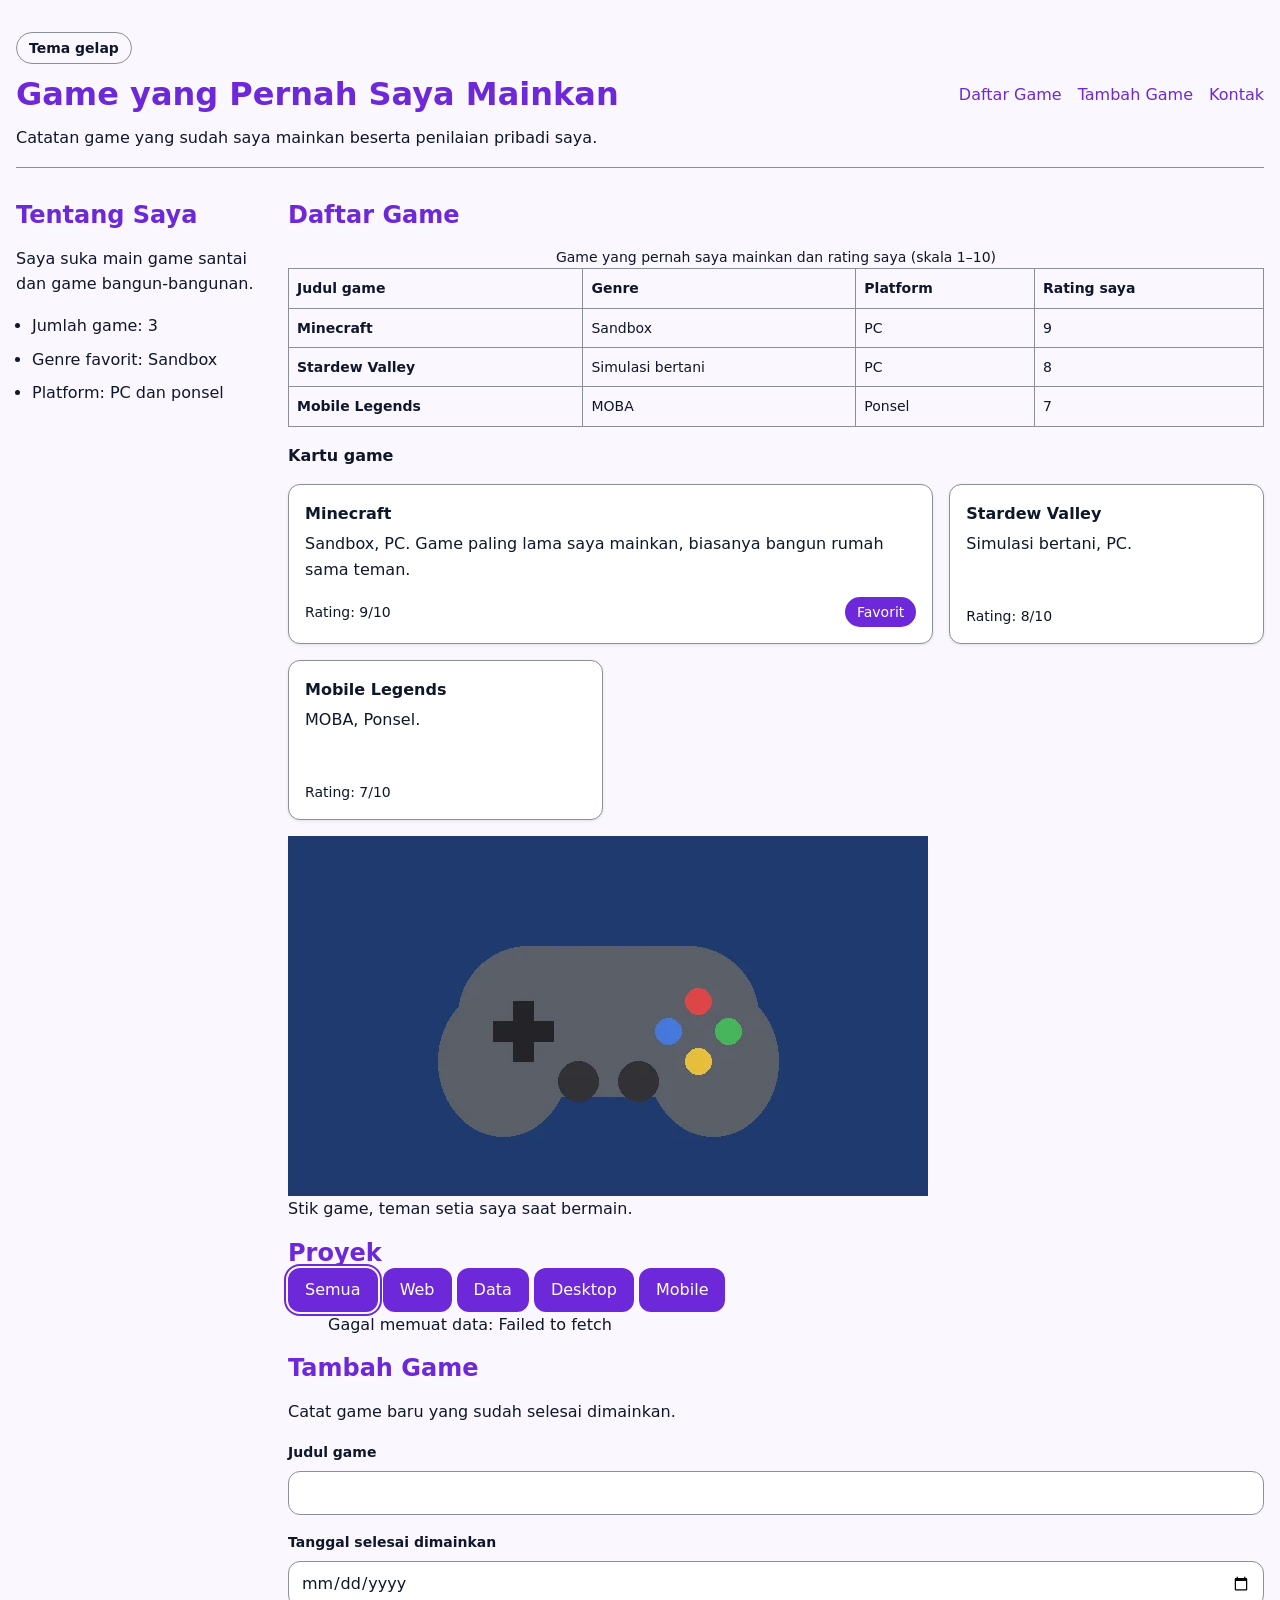
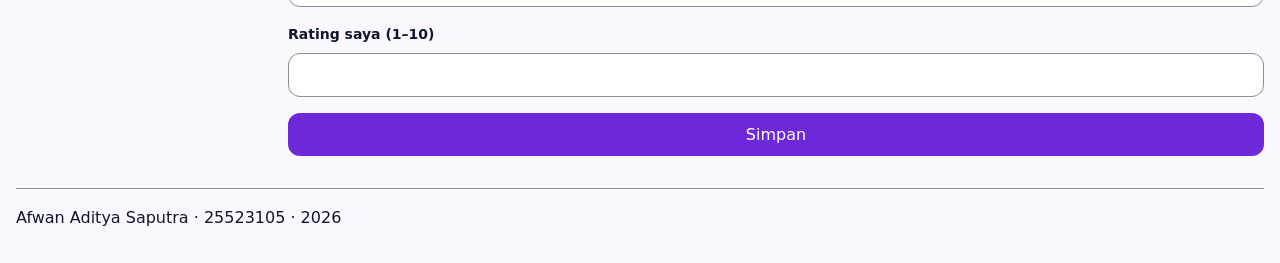
<file: worksheet-p10/profil.html>
<!DOCTYPE html>
<html lang="id">
<head>
  <meta charset="utf-8">
  <meta name="viewport" content="width=device-width, initial-scale=1.0">
  <title>Game yang Pernah Saya Mainkan</title>
  <link rel="icon" href="data:,">
  <link rel="stylesheet" href="tokens.css">
  <link rel="stylesheet" href="base.css">
  <link rel="stylesheet" href="layout.css">
  <link rel="stylesheet" href="komponen.css">
  <link rel="stylesheet" href="responsif.css">
  <link rel="stylesheet" href="tema.css">
</head>
<body>
  <div class="page">
    <header>
      <input type="checkbox" id="tema" class="pengalih-tema">
      <label for="tema" class="tombol-tema">Tema gelap</label>

      <div class="navbar">
        <h1>Game yang Pernah Saya Mainkan</h1>
        <nav aria-label="Navigasi utama">
          <ul>
            <li><a href="#daftar-game">Daftar Game</a></li>
            <li><a href="#tambah-game">Tambah Game</a></li>
            <li><a href="#kontak">Kontak</a></li>
          </ul>
        </nav>
      </div>
      <p>Catatan game yang sudah saya mainkan beserta penilaian pribadi saya.</p>
    </header>

    <main class="isi">
      <aside class="sisi" aria-label="Tentang saya">
        <h2>Tentang Saya</h2>
        <p>Saya suka main game santai dan game bangun-bangunan.</p>
        <ul class="menu-samping">
          <li>Jumlah game: 3</li>
          <li>Genre favorit: Sandbox</li>
          <li>Platform: PC dan ponsel</li>
        </ul>
      </aside>

      <section id="daftar-game" class="utama">
        <h2>Daftar Game</h2>

        <div class="table-wrap">
        <table>
          <caption>Game yang pernah saya mainkan dan rating saya (skala 1–10)</caption>
          <thead>
            <tr>
              <th scope="col">Judul game</th>
              <th scope="col">Genre</th>
              <th scope="col">Platform</th>
              <th scope="col">Rating saya</th>
            </tr>
          </thead>
          <tbody>
            <tr>
              <th scope="row">Minecraft</th>
              <td>Sandbox</td>
              <td>PC</td>
              <td>9</td>
            </tr>
            <tr>
              <th scope="row">Stardew Valley</th>
              <td>Simulasi bertani</td>
              <td>PC</td>
              <td>8</td>
            </tr>
            <tr>
              <th scope="row">Mobile Legends</th>
              <td>MOBA</td>
              <td>Ponsel</td>
              <td>7</td>
            </tr>
          </tbody>
        </table>
        </div>

        <h3>Kartu game</h3>
        <div class="galeri">
          <div class="kartu sorotan">
            <div class="kartu__isi">
              <p class="kartu__judul">Minecraft</p>
              <p>Sandbox, PC. Game paling lama saya mainkan, biasanya bangun rumah sama teman.</p>
            </div>
            <div class="kartu__kaki">
              <span>Rating: 9/10</span>
              <span class="lencana">Favorit</span>
            </div>
          </div>
          <div class="kartu">
            <div class="kartu__isi">
              <p class="kartu__judul">Stardew Valley</p>
              <p>Simulasi bertani, PC.</p>
            </div>
            <div class="kartu__kaki">
              <span>Rating: 8/10</span>
            </div>
          </div>
          <div class="kartu">
            <div class="kartu__isi">
              <p class="kartu__judul">Mobile Legends</p>
              <p>MOBA, Ponsel.</p>
            </div>
            <div class="kartu__kaki">
              <span>Rating: 7/10</span>
            </div>
          </div>
        </div>

        <figure>
          <img src="game-favorit.webp"
               alt="Ilustrasi stik game abu-abu dengan tombol arah hitam dan empat tombol berwarna merah, biru, hijau, dan kuning di atas latar biru tua"
               width="640" height="360" loading="lazy">
          <figcaption>Stik game, teman setia saya saat bermain.</figcaption>
        </figure>
        <section>
          <h2>Proyek</h2>
          <div id="filter">
            <button data-kategori="semua" class="aktif">Semua</button>
            <button data-kategori="web">Web</button>
            <button data-kategori="data">Data</button>
            <button data-kategori="desktop">Desktop</button>
            <button data-kategori="mobile">Mobile</button>
          </div>
          <ul id="daftar"></ul>
          <p id="pesan-kosong" hidden>Tidak ada proyek pada kategori itu.</p>
        </section>
      </section>

      <section id="tambah-game" class="bawah">
        <h2>Tambah Game</h2>
        <p>Catat game baru yang sudah selesai dimainkan.</p>

        <form action="/simpan" method="post" novalidate>
          <div class="form-kolom">
            <label for="judul-game">Judul game</label>
            <input type="text" id="judul-game" name="judul-game"
                   required minlength="2" maxlength="60">
            <small class="pesan-galat">Judul minimal 2 huruf.</small>
          </div>
          <div class="form-kolom">
            <label for="tanggal-selesai">Tanggal selesai dimainkan</label>
            <input type="date" id="tanggal-selesai" name="tanggal-selesai" required>
            <small class="pesan-galat">Tanggal harus diisi.</small>
          </div>
          <div class="form-kolom">
            <label for="rating">Rating saya (1–10)</label>
            <input type="number" id="rating" name="rating"
                   required min="1" max="10">
            <small class="pesan-galat">Rating harus 1 sampai 10.</small>
          </div>
          <button type="submit">Simpan</button>
        </form>
      </section>
    </main>

    <footer id="kontak">
      <p>Afwan Aditya Saputra · 25523105 · <time datetime="2026">2026</time></p>
    </footer>
  </div>
  <script type="module" src="js/app.js"></script>
  <script type="module" src="js/dom.js"></script>
</body>
</html>
</file>
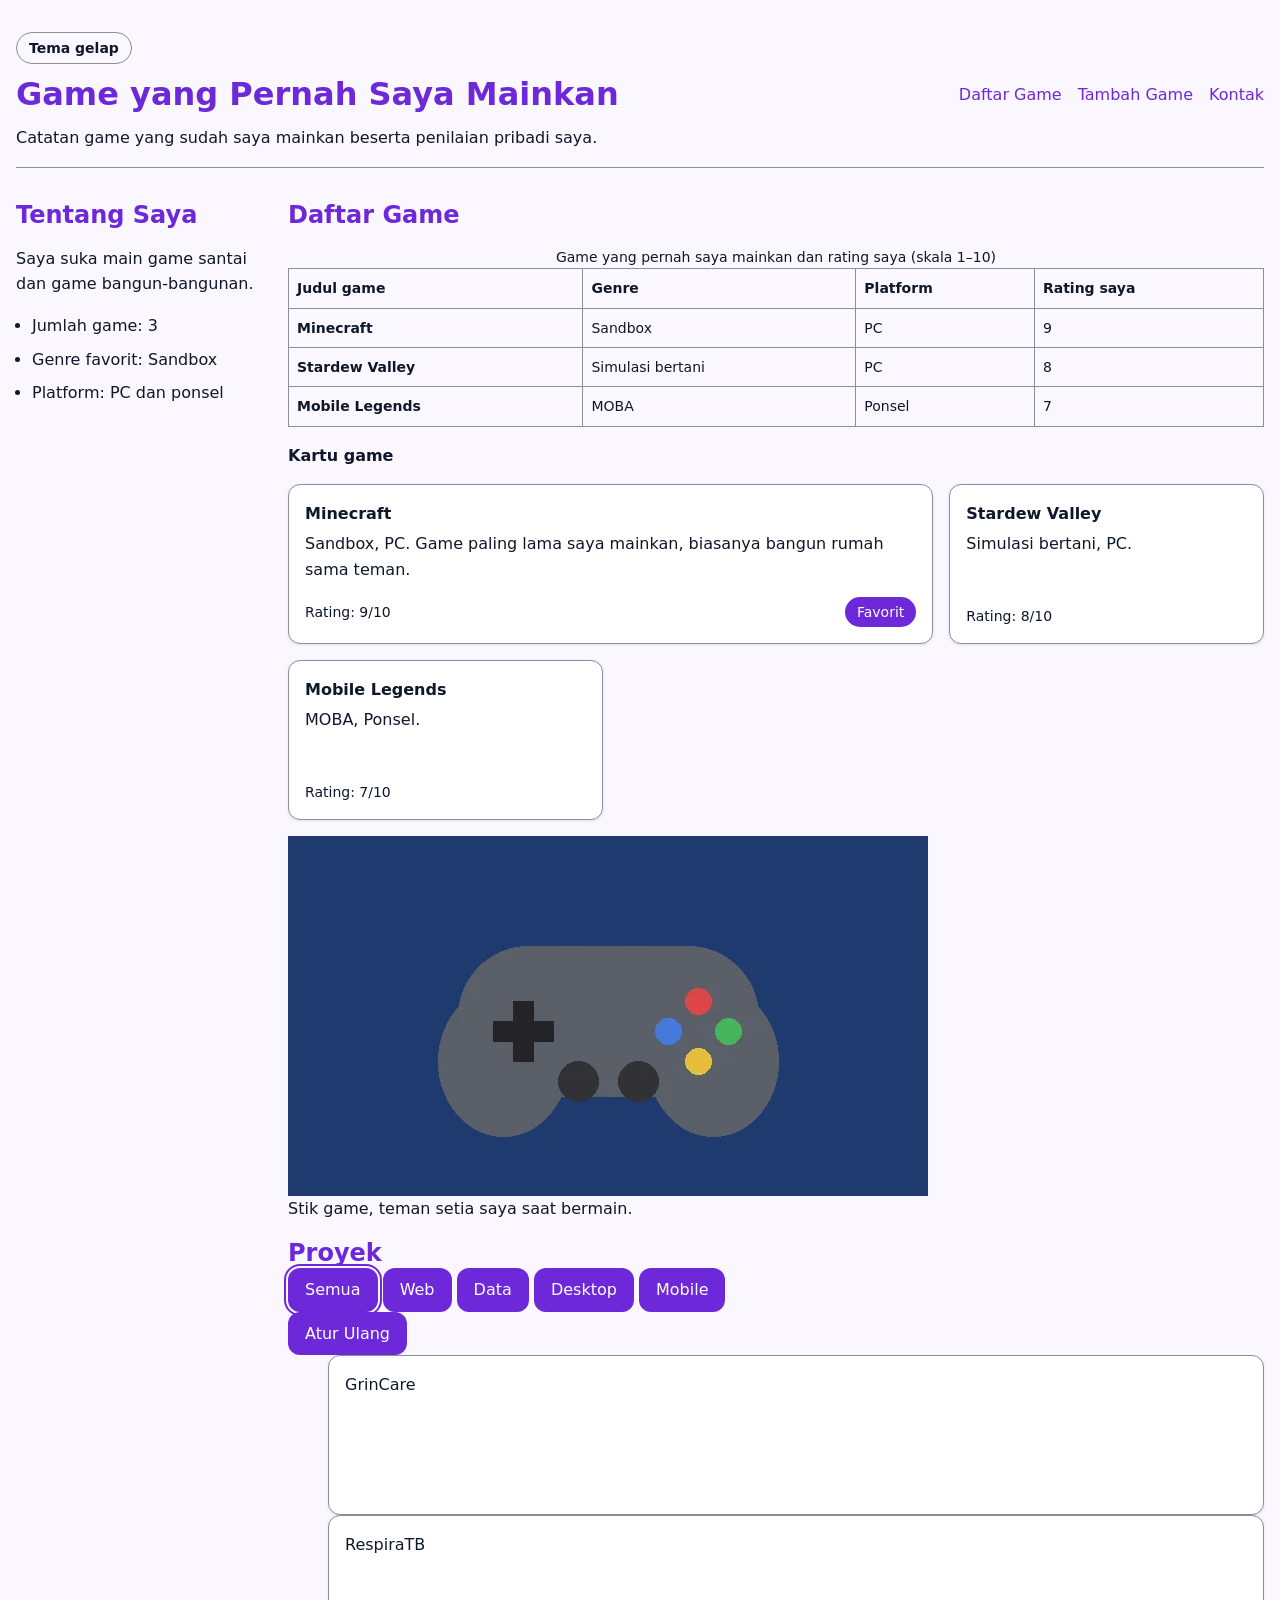
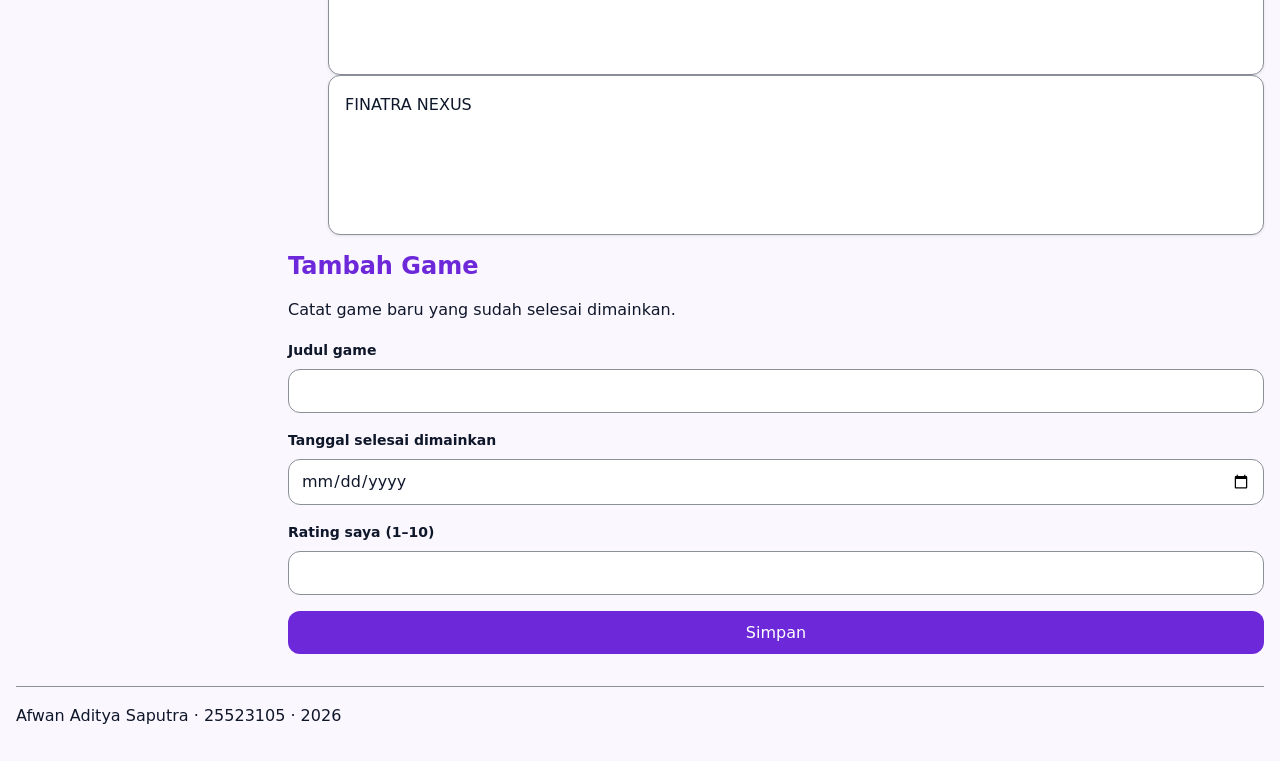
<file: worksheet-p11/profil.html>
<!DOCTYPE html>
<html lang="id">
<head>
  <meta charset="utf-8">
  <meta name="viewport" content="width=device-width, initial-scale=1.0">
  <title>Game yang Pernah Saya Mainkan</title>
  <link rel="icon" href="data:,">
  <link rel="stylesheet" href="tokens.css">
  <link rel="stylesheet" href="base.css">
  <link rel="stylesheet" href="layout.css">
  <link rel="stylesheet" href="komponen.css">
  <link rel="stylesheet" href="responsif.css">
  <link rel="stylesheet" href="tema.css">
</head>
<body>
  <div class="page">
    <header>
      <input type="checkbox" id="tema" class="pengalih-tema">
      <label for="tema" class="tombol-tema">Tema gelap</label>

      <div class="navbar">
        <h1>Game yang Pernah Saya Mainkan</h1>
        <nav aria-label="Navigasi utama">
          <ul>
            <li><a href="#daftar-game">Daftar Game</a></li>
            <li><a href="#tambah-game">Tambah Game</a></li>
            <li><a href="#kontak">Kontak</a></li>
          </ul>
        </nav>
      </div>
      <p>Catatan game yang sudah saya mainkan beserta penilaian pribadi saya.</p>
    </header>

    <main class="isi">
      <aside class="sisi" aria-label="Tentang saya">
        <h2>Tentang Saya</h2>
        <p>Saya suka main game santai dan game bangun-bangunan.</p>
        <ul class="menu-samping">
          <li>Jumlah game: 3</li>
          <li>Genre favorit: Sandbox</li>
          <li>Platform: PC dan ponsel</li>
        </ul>
      </aside>

      <section id="daftar-game" class="utama">
        <h2>Daftar Game</h2>

        <div class="table-wrap">
        <table>
          <caption>Game yang pernah saya mainkan dan rating saya (skala 1–10)</caption>
          <thead>
            <tr>
              <th scope="col">Judul game</th>
              <th scope="col">Genre</th>
              <th scope="col">Platform</th>
              <th scope="col">Rating saya</th>
            </tr>
          </thead>
          <tbody>
            <tr>
              <th scope="row">Minecraft</th>
              <td>Sandbox</td>
              <td>PC</td>
              <td>9</td>
            </tr>
            <tr>
              <th scope="row">Stardew Valley</th>
              <td>Simulasi bertani</td>
              <td>PC</td>
              <td>8</td>
            </tr>
            <tr>
              <th scope="row">Mobile Legends</th>
              <td>MOBA</td>
              <td>Ponsel</td>
              <td>7</td>
            </tr>
          </tbody>
        </table>
        </div>

        <h3>Kartu game</h3>
        <div class="galeri">
          <div class="kartu sorotan">
            <div class="kartu__isi">
              <p class="kartu__judul">Minecraft</p>
              <p>Sandbox, PC. Game paling lama saya mainkan, biasanya bangun rumah sama teman.</p>
            </div>
            <div class="kartu__kaki">
              <span>Rating: 9/10</span>
              <span class="lencana">Favorit</span>
            </div>
          </div>
          <div class="kartu">
            <div class="kartu__isi">
              <p class="kartu__judul">Stardew Valley</p>
              <p>Simulasi bertani, PC.</p>
            </div>
            <div class="kartu__kaki">
              <span>Rating: 8/10</span>
            </div>
          </div>
          <div class="kartu">
            <div class="kartu__isi">
              <p class="kartu__judul">Mobile Legends</p>
              <p>MOBA, Ponsel.</p>
            </div>
            <div class="kartu__kaki">
              <span>Rating: 7/10</span>
            </div>
          </div>
        </div>

        <figure>
          <img src="game-favorit.webp"
               alt="Ilustrasi stik game abu-abu dengan tombol arah hitam dan empat tombol berwarna merah, biru, hijau, dan kuning di atas latar biru tua"
               width="640" height="360" loading="lazy">
          <figcaption>Stik game, teman setia saya saat bermain.</figcaption>
        </figure>
        <section>
          <h2>Proyek</h2>
          <div id="filter">
            <button data-kategori="semua" class="aktif">Semua</button>
            <button data-kategori="web">Web</button>
            <button data-kategori="data">Data</button>
            <button data-kategori="desktop">Desktop</button>
            <button data-kategori="mobile">Mobile</button>
          </div>
          <button type="button" id="atur-ulang">Atur Ulang</button>
          <ul id="daftar"></ul>
          <p id="pesan-kosong" hidden>Tidak ada proyek pada kategori itu.</p>
        </section>
      </section>

      <section id="tambah-game" class="bawah">
        <h2>Tambah Game</h2>
        <p>Catat game baru yang sudah selesai dimainkan.</p>

        <form action="/simpan" method="post" novalidate>
          <div class="form-kolom">
            <label for="judul-game">Judul game</label>
            <input type="text" id="judul-game" name="judul-game"
                   required minlength="2" maxlength="60">
            <small class="pesan-galat">Judul minimal 2 huruf.</small>
          </div>
          <div class="form-kolom">
            <label for="tanggal-selesai">Tanggal selesai dimainkan</label>
            <input type="date" id="tanggal-selesai" name="tanggal-selesai" required>
            <small class="pesan-galat">Tanggal harus diisi.</small>
          </div>
          <div class="form-kolom">
            <label for="rating">Rating saya (1–10)</label>
            <input type="number" id="rating" name="rating"
                   required min="1" max="10">
            <small class="pesan-galat">Rating harus 1 sampai 10.</small>
          </div>
          <button type="submit">Simpan</button>
        </form>
      </section>
    </main>

    <footer id="kontak">
      <p>Afwan Aditya Saputra · 25523105 · <time datetime="2026">2026</time></p>
    </footer>
  </div>
  <script type="module" src="js/app.js"></script>
</body>
</html>
</file>
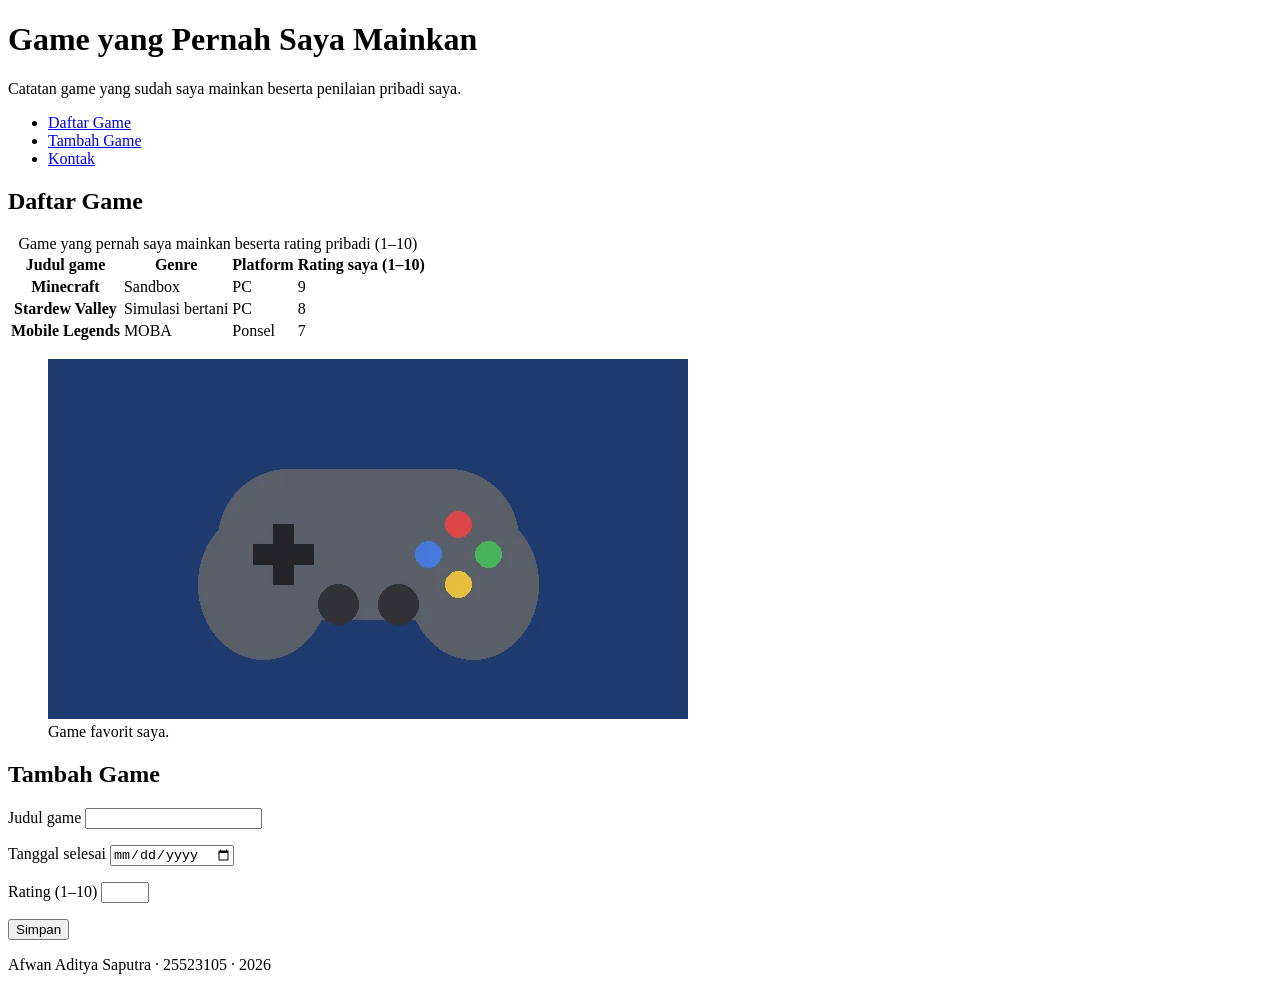
<file: worksheet-p3/profil.html>
<!DOCTYPE html>
<html lang="id">
<head>
  <meta charset="utf-8">
  <meta name="viewport" content="width=device-width, initial-scale=1.0">
  <title>Game yang Pernah Saya Mainkan</title>
</head>
<body>
  <header>
    <h1>Game yang Pernah Saya Mainkan</h1>
    <p>Catatan game yang sudah saya mainkan beserta penilaian pribadi saya.</p>
    <nav aria-label="Navigasi utama">
      <ul>
        <li><a href="#daftar-game">Daftar Game</a></li>
        <li><a href="#tambah-game">Tambah Game</a></li>
        <li><a href="#kontak">Kontak</a></li>
      </ul>
    </nav>
  </header>

  <main>
    <section id="daftar-game">
      <h2>Daftar Game</h2>
      <table>
        <caption>Game yang pernah saya mainkan beserta rating pribadi (1–10)</caption>
        <thead>
          <tr>
            <th scope="col">Judul game</th>
            <th scope="col">Genre</th>
            <th scope="col">Platform</th>
            <th scope="col">Rating saya (1–10)</th>
          </tr>
        </thead>
        <tbody>
          <tr>
            <th scope="row">Minecraft</th>
            <td>Sandbox</td>
            <td>PC</td>
            <td>9</td>
          </tr>
          <tr>
            <th scope="row">Stardew Valley</th>
            <td>Simulasi bertani</td>
            <td>PC</td>
            <td>8</td>
          </tr>
          <tr>
            <th scope="row">Mobile Legends</th>
            <td>MOBA</td>
            <td>Ponsel</td>
            <td>7</td>
          </tr>
        </tbody>
      </table>

      <figure>
        <img src="game-favorit.webp" alt="Tangkapan layar game favorit saya (alt sementara, sesuaikan dengan isi gambar)" width="640" height="360" loading="lazy">
        <figcaption>Game favorit saya.</figcaption>
      </figure>
    </section>

    <section id="tambah-game">
      <h2>Tambah Game</h2>
      <form action="/simpan" method="post">
        <p>
          <label for="judul-game">Judul game</label>
          <input type="text" id="judul-game" name="judul-game" required minlength="2" maxlength="60">
        </p>
        <p>
          <label for="tanggal-selesai">Tanggal selesai</label>
          <input type="date" id="tanggal-selesai" name="tanggal-selesai" required>
        </p>
        <p>
          <label for="rating">Rating (1–10)</label>
          <input type="number" id="rating" name="rating" required min="1" max="10">
        </p>
        <button type="submit">Simpan</button>
      </form>
    </section>
  </main>

  <footer id="kontak">
    <p>Afwan Aditya Saputra · 25523105 · <time datetime="2026">2026</time></p>
  </footer>
</body>
</html>
</file>
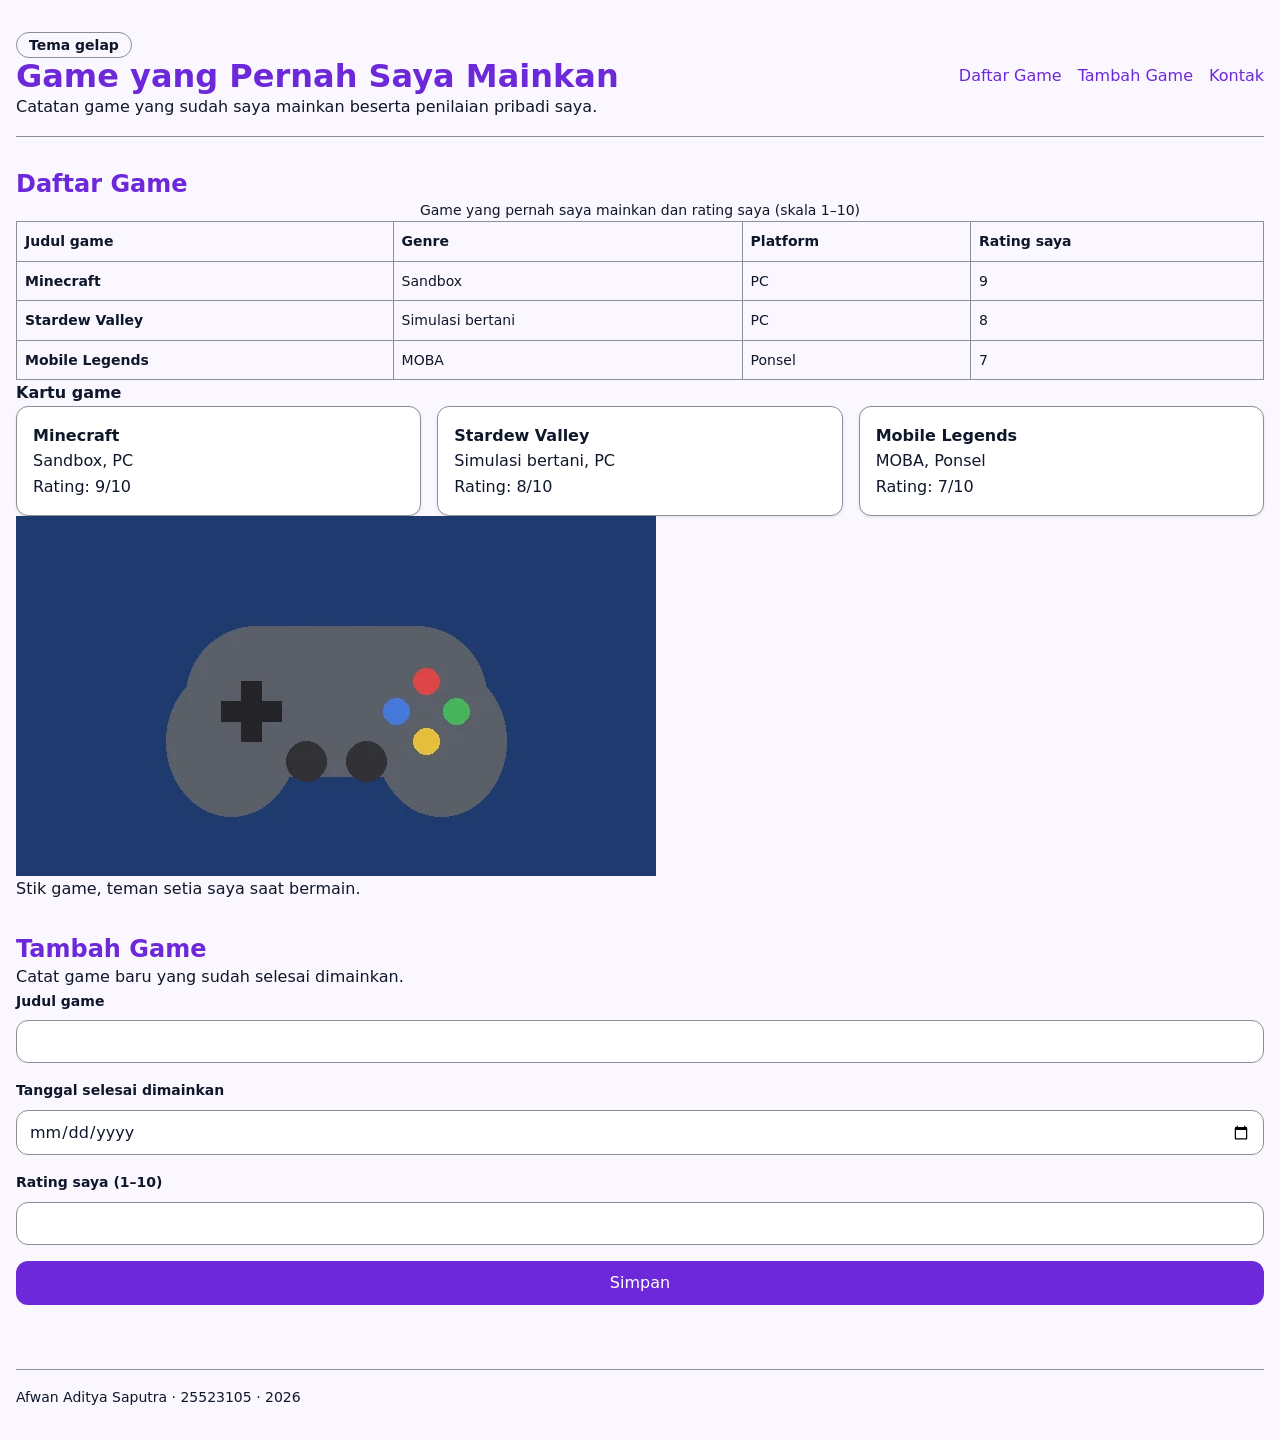
<file: worksheet-p4/profil.html>
<!DOCTYPE html>
<html lang="id">
<head>
  <meta charset="utf-8">
  <meta name="viewport" content="width=device-width, initial-scale=1.0">
  <title>Game yang Pernah Saya Mainkan</title>
  <!-- urutan: token -> dasar -> tata letak -> komponen -> tema -->
  <link rel="stylesheet" href="tokens.css">
  <link rel="stylesheet" href="base.css">
  <link rel="stylesheet" href="layout.css">
  <link rel="stylesheet" href="komponen.css">
  <link rel="stylesheet" href="tema.css">
</head>
<body>
  <header>
    <input type="checkbox" id="tema" class="pengalih-tema">
    <label for="tema" class="tombol-tema">Tema gelap</label>

    <div class="header-baris">
      <h1>Game yang Pernah Saya Mainkan</h1>
      <nav aria-label="Navigasi utama">
        <ul>
          <li><a href="#daftar-game">Daftar Game</a></li>
          <li><a href="#tambah-game">Tambah Game</a></li>
          <li><a href="#kontak">Kontak</a></li>
        </ul>
      </nav>
    </div>
    <p>Catatan game yang sudah saya mainkan beserta penilaian pribadi saya.</p>
  </header>

  <main>
    <section id="daftar-game">
      <h2>Daftar Game</h2>

      <table>
        <caption>Game yang pernah saya mainkan dan rating saya (skala 1–10)</caption>
        <thead>
          <tr>
            <th scope="col">Judul game</th>
            <th scope="col">Genre</th>
            <th scope="col">Platform</th>
            <th scope="col">Rating saya</th>
          </tr>
        </thead>
        <tbody>
          <tr>
            <th scope="row">Minecraft</th>
            <td>Sandbox</td>
            <td>PC</td>
            <td>9</td>
          </tr>
          <tr>
            <th scope="row">Stardew Valley</th>
            <td>Simulasi bertani</td>
            <td>PC</td>
            <td>8</td>
          </tr>
          <tr>
            <th scope="row">Mobile Legends</th>
            <td>MOBA</td>
            <td>Ponsel</td>
            <td>7</td>
          </tr>
        </tbody>
      </table>

      <h3>Kartu game</h3>
      <div class="katalog">
        <div class="kartu">
          <p><strong>Minecraft</strong></p>
          <p>Sandbox, PC</p>
          <p>Rating: 9/10</p>
        </div>
        <div class="kartu">
          <p><strong>Stardew Valley</strong></p>
          <p>Simulasi bertani, PC</p>
          <p>Rating: 8/10</p>
        </div>
        <div class="kartu">
          <p><strong>Mobile Legends</strong></p>
          <p>MOBA, Ponsel</p>
          <p>Rating: 7/10</p>
        </div>
      </div>

      <figure>
        <img src="game-favorit.webp"
             alt="Ilustrasi stik game abu-abu dengan tombol arah hitam dan empat tombol berwarna merah, biru, hijau, dan kuning di atas latar biru tua"
             width="640" height="360" loading="lazy">
        <figcaption>Stik game, teman setia saya saat bermain.</figcaption>
      </figure>
    </section>

    <section id="tambah-game">
      <h2>Tambah Game</h2>
      <p>Catat game baru yang sudah selesai dimainkan.</p>

      <form action="/simpan" method="post">
        <div class="form-kolom">
          <label for="judul-game">Judul game</label>
          <input type="text" id="judul-game" name="judul-game"
                 required minlength="2" maxlength="60">
          <small class="pesan-galat">Judul minimal 2 huruf.</small>
        </div>
        <div class="form-kolom">
          <label for="tanggal-selesai">Tanggal selesai dimainkan</label>
          <input type="date" id="tanggal-selesai" name="tanggal-selesai" required>
          <small class="pesan-galat">Tanggal harus diisi.</small>
        </div>
        <div class="form-kolom">
          <label for="rating">Rating saya (1–10)</label>
          <input type="number" id="rating" name="rating"
                 required min="1" max="10">
          <small class="pesan-galat">Rating harus 1 sampai 10.</small>
        </div>
        <button type="submit">Simpan</button>
      </form>
    </section>
  </main>

  <footer id="kontak">
    <p>Afwan Aditya Saputra · 25523105 · <time datetime="2026">2026</time></p>
  </footer>
</body>
</html>
</file>
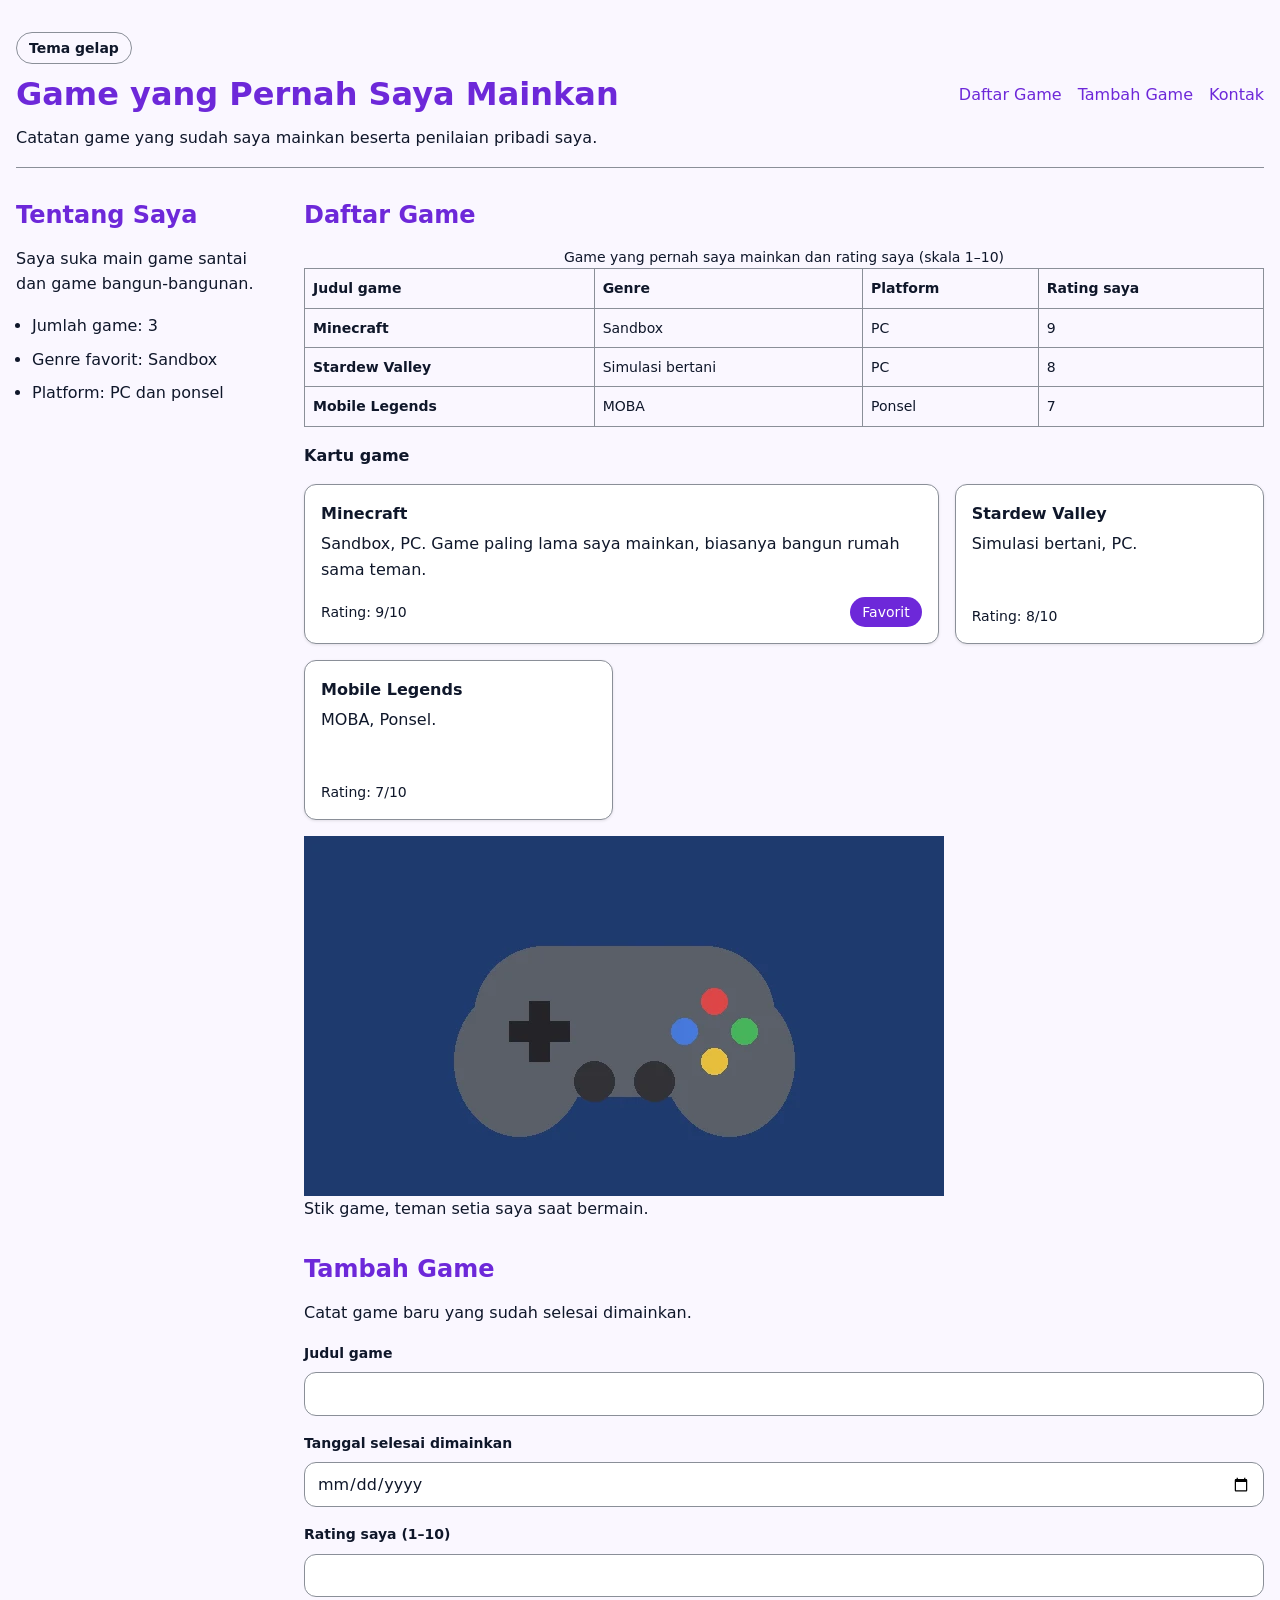
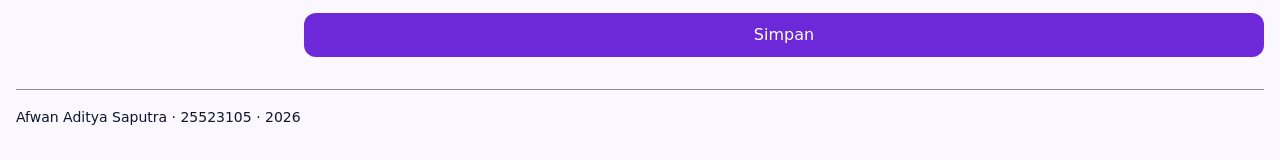
<file: worksheet-p5/profil.html>
<!DOCTYPE html>
<html lang="id">
<head>
  <meta charset="utf-8">
  <meta name="viewport" content="width=device-width, initial-scale=1.0">
  <title>Game yang Pernah Saya Mainkan</title>
  <link rel="stylesheet" href="tokens.css">
  <link rel="stylesheet" href="base.css">
  <link rel="stylesheet" href="layout.css">
  <link rel="stylesheet" href="komponen.css">
  <link rel="stylesheet" href="tema.css">
</head>
<body>
  <div class="page">
    <header>
      <input type="checkbox" id="tema" class="pengalih-tema">
      <label for="tema" class="tombol-tema">Tema gelap</label>

      <div class="navbar">
        <h1>Game yang Pernah Saya Mainkan</h1>
        <nav aria-label="Navigasi utama">
          <ul>
            <li><a href="#daftar-game">Daftar Game</a></li>
            <li><a href="#tambah-game">Tambah Game</a></li>
            <li><a href="#kontak">Kontak</a></li>
          </ul>
        </nav>
      </div>
      <p>Catatan game yang sudah saya mainkan beserta penilaian pribadi saya.</p>
    </header>

    <main class="isi">
      <aside class="sisi" aria-label="Tentang saya">
        <h2>Tentang Saya</h2>
        <p>Saya suka main game santai dan game bangun-bangunan.</p>
        <ul class="menu-samping">
          <li>Jumlah game: 3</li>
          <li>Genre favorit: Sandbox</li>
          <li>Platform: PC dan ponsel</li>
        </ul>
      </aside>

      <section id="daftar-game" class="utama">
        <h2>Daftar Game</h2>

        <table>
          <caption>Game yang pernah saya mainkan dan rating saya (skala 1–10)</caption>
          <thead>
            <tr>
              <th scope="col">Judul game</th>
              <th scope="col">Genre</th>
              <th scope="col">Platform</th>
              <th scope="col">Rating saya</th>
            </tr>
          </thead>
          <tbody>
            <tr>
              <th scope="row">Minecraft</th>
              <td>Sandbox</td>
              <td>PC</td>
              <td>9</td>
            </tr>
            <tr>
              <th scope="row">Stardew Valley</th>
              <td>Simulasi bertani</td>
              <td>PC</td>
              <td>8</td>
            </tr>
            <tr>
              <th scope="row">Mobile Legends</th>
              <td>MOBA</td>
              <td>Ponsel</td>
              <td>7</td>
            </tr>
          </tbody>
        </table>

        <h3>Kartu game</h3>
        <div class="galeri">
          <div class="kartu sorotan">
            <div class="kartu__isi">
              <p class="kartu__judul">Minecraft</p>
              <p>Sandbox, PC. Game paling lama saya mainkan, biasanya bangun rumah sama teman.</p>
            </div>
            <div class="kartu__kaki">
              <span>Rating: 9/10</span>
              <span class="lencana">Favorit</span>
            </div>
          </div>
          <div class="kartu">
            <div class="kartu__isi">
              <p class="kartu__judul">Stardew Valley</p>
              <p>Simulasi bertani, PC.</p>
            </div>
            <div class="kartu__kaki">
              <span>Rating: 8/10</span>
            </div>
          </div>
          <div class="kartu">
            <div class="kartu__isi">
              <p class="kartu__judul">Mobile Legends</p>
              <p>MOBA, Ponsel.</p>
            </div>
            <div class="kartu__kaki">
              <span>Rating: 7/10</span>
            </div>
          </div>
        </div>

        <figure>
          <img src="game-favorit.webp"
               alt="Ilustrasi stik game abu-abu dengan tombol arah hitam dan empat tombol berwarna merah, biru, hijau, dan kuning di atas latar biru tua"
               width="640" height="360" loading="lazy">
          <figcaption>Stik game, teman setia saya saat bermain.</figcaption>
        </figure>
      </section>

      <section id="tambah-game" class="bawah">
        <h2>Tambah Game</h2>
        <p>Catat game baru yang sudah selesai dimainkan.</p>

        <form action="/simpan" method="post">
          <div class="form-kolom">
            <label for="judul-game">Judul game</label>
            <input type="text" id="judul-game" name="judul-game"
                   required minlength="2" maxlength="60">
            <small class="pesan-galat">Judul minimal 2 huruf.</small>
          </div>
          <div class="form-kolom">
            <label for="tanggal-selesai">Tanggal selesai dimainkan</label>
            <input type="date" id="tanggal-selesai" name="tanggal-selesai" required>
            <small class="pesan-galat">Tanggal harus diisi.</small>
          </div>
          <div class="form-kolom">
            <label for="rating">Rating saya (1–10)</label>
            <input type="number" id="rating" name="rating"
                   required min="1" max="10">
            <small class="pesan-galat">Rating harus 1 sampai 10.</small>
          </div>
          <button type="submit">Simpan</button>
        </form>
      </section>
    </main>

    <footer id="kontak">
      <p>Afwan Aditya Saputra · 25523105 · <time datetime="2026">2026</time></p>
    </footer>
  </div>
</body>
</html>
</file>
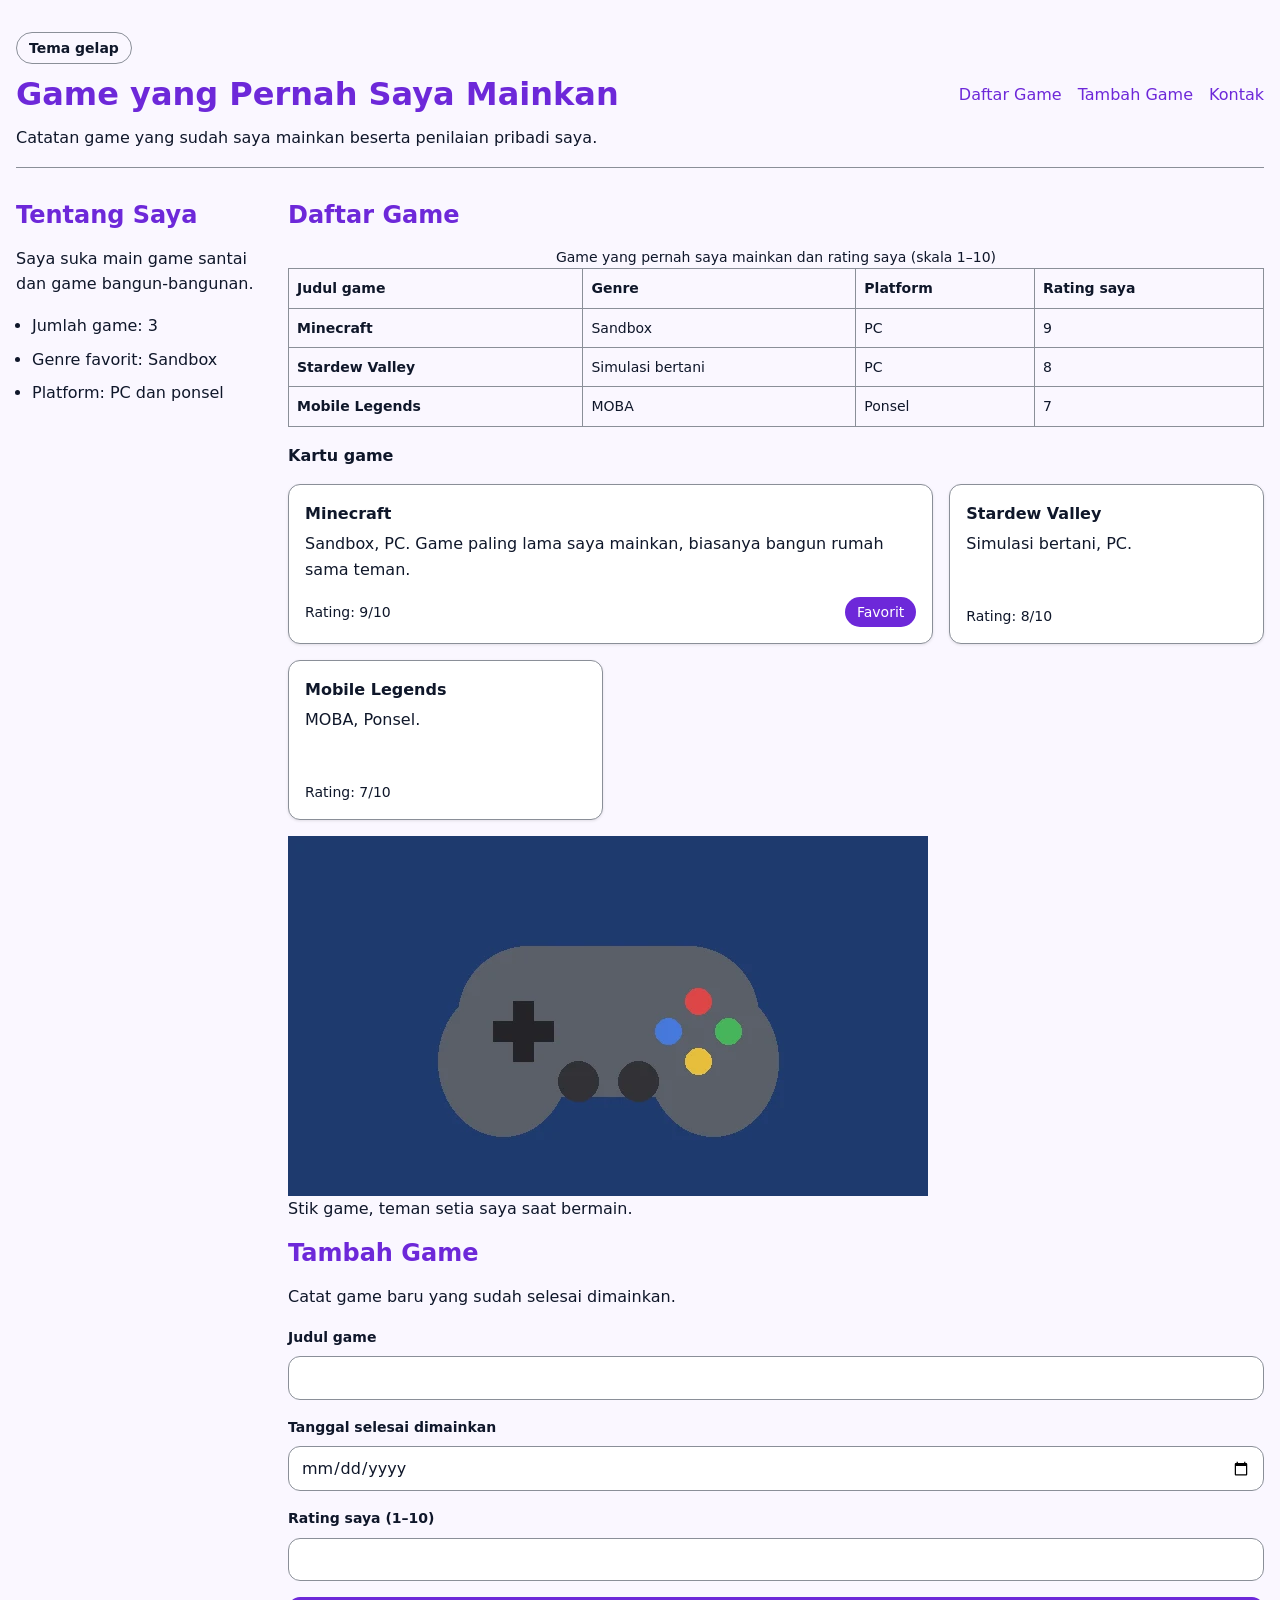
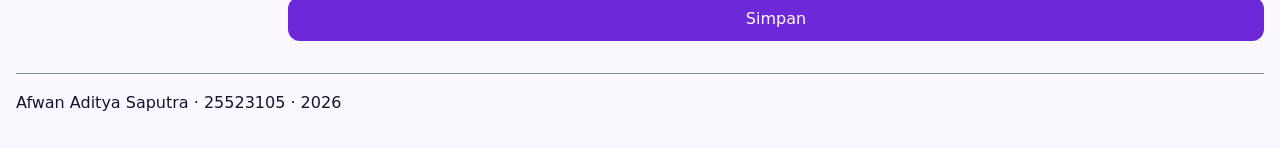
<file: worksheet-p6/profil.html>
<!DOCTYPE html>
<html lang="id">
<head>
  <meta charset="utf-8">
  <meta name="viewport" content="width=device-width, initial-scale=1.0">
  <title>Game yang Pernah Saya Mainkan</title>
  <link rel="stylesheet" href="tokens.css">
  <link rel="stylesheet" href="base.css">
  <link rel="stylesheet" href="layout.css">
  <link rel="stylesheet" href="komponen.css">
  <link rel="stylesheet" href="responsif.css">
  <link rel="stylesheet" href="tema.css">
</head>
<body>
  <div class="page">
    <header>
      <input type="checkbox" id="tema" class="pengalih-tema">
      <label for="tema" class="tombol-tema">Tema gelap</label>

      <div class="navbar">
        <h1>Game yang Pernah Saya Mainkan</h1>
        <nav aria-label="Navigasi utama">
          <ul>
            <li><a href="#daftar-game">Daftar Game</a></li>
            <li><a href="#tambah-game">Tambah Game</a></li>
            <li><a href="#kontak">Kontak</a></li>
          </ul>
        </nav>
      </div>
      <p>Catatan game yang sudah saya mainkan beserta penilaian pribadi saya.</p>
    </header>

    <main class="isi">
      <aside class="sisi" aria-label="Tentang saya">
        <h2>Tentang Saya</h2>
        <p>Saya suka main game santai dan game bangun-bangunan.</p>
        <ul class="menu-samping">
          <li>Jumlah game: 3</li>
          <li>Genre favorit: Sandbox</li>
          <li>Platform: PC dan ponsel</li>
        </ul>
      </aside>

      <section id="daftar-game" class="utama">
        <h2>Daftar Game</h2>

        <div class="table-wrap">
        <table>
          <caption>Game yang pernah saya mainkan dan rating saya (skala 1–10)</caption>
          <thead>
            <tr>
              <th scope="col">Judul game</th>
              <th scope="col">Genre</th>
              <th scope="col">Platform</th>
              <th scope="col">Rating saya</th>
            </tr>
          </thead>
          <tbody>
            <tr>
              <th scope="row">Minecraft</th>
              <td>Sandbox</td>
              <td>PC</td>
              <td>9</td>
            </tr>
            <tr>
              <th scope="row">Stardew Valley</th>
              <td>Simulasi bertani</td>
              <td>PC</td>
              <td>8</td>
            </tr>
            <tr>
              <th scope="row">Mobile Legends</th>
              <td>MOBA</td>
              <td>Ponsel</td>
              <td>7</td>
            </tr>
          </tbody>
        </table>
        </div>

        <h3>Kartu game</h3>
        <div class="galeri">
          <div class="kartu sorotan">
            <div class="kartu__isi">
              <p class="kartu__judul">Minecraft</p>
              <p>Sandbox, PC. Game paling lama saya mainkan, biasanya bangun rumah sama teman.</p>
            </div>
            <div class="kartu__kaki">
              <span>Rating: 9/10</span>
              <span class="lencana">Favorit</span>
            </div>
          </div>
          <div class="kartu">
            <div class="kartu__isi">
              <p class="kartu__judul">Stardew Valley</p>
              <p>Simulasi bertani, PC.</p>
            </div>
            <div class="kartu__kaki">
              <span>Rating: 8/10</span>
            </div>
          </div>
          <div class="kartu">
            <div class="kartu__isi">
              <p class="kartu__judul">Mobile Legends</p>
              <p>MOBA, Ponsel.</p>
            </div>
            <div class="kartu__kaki">
              <span>Rating: 7/10</span>
            </div>
          </div>
        </div>

        <figure>
          <img src="game-favorit.webp"
               alt="Ilustrasi stik game abu-abu dengan tombol arah hitam dan empat tombol berwarna merah, biru, hijau, dan kuning di atas latar biru tua"
               width="640" height="360" loading="lazy">
          <figcaption>Stik game, teman setia saya saat bermain.</figcaption>
        </figure>
      </section>

      <section id="tambah-game" class="bawah">
        <h2>Tambah Game</h2>
        <p>Catat game baru yang sudah selesai dimainkan.</p>

        <form action="/simpan" method="post">
          <div class="form-kolom">
            <label for="judul-game">Judul game</label>
            <input type="text" id="judul-game" name="judul-game"
                   required minlength="2" maxlength="60">
            <small class="pesan-galat">Judul minimal 2 huruf.</small>
          </div>
          <div class="form-kolom">
            <label for="tanggal-selesai">Tanggal selesai dimainkan</label>
            <input type="date" id="tanggal-selesai" name="tanggal-selesai" required>
            <small class="pesan-galat">Tanggal harus diisi.</small>
          </div>
          <div class="form-kolom">
            <label for="rating">Rating saya (1–10)</label>
            <input type="number" id="rating" name="rating"
                   required min="1" max="10">
            <small class="pesan-galat">Rating harus 1 sampai 10.</small>
          </div>
          <button type="submit">Simpan</button>
        </form>
      </section>
    </main>

    <footer id="kontak">
      <p>Afwan Aditya Saputra · 25523105 · <time datetime="2026">2026</time></p>
    </footer>
  </div>
</body>
</html>
</file>
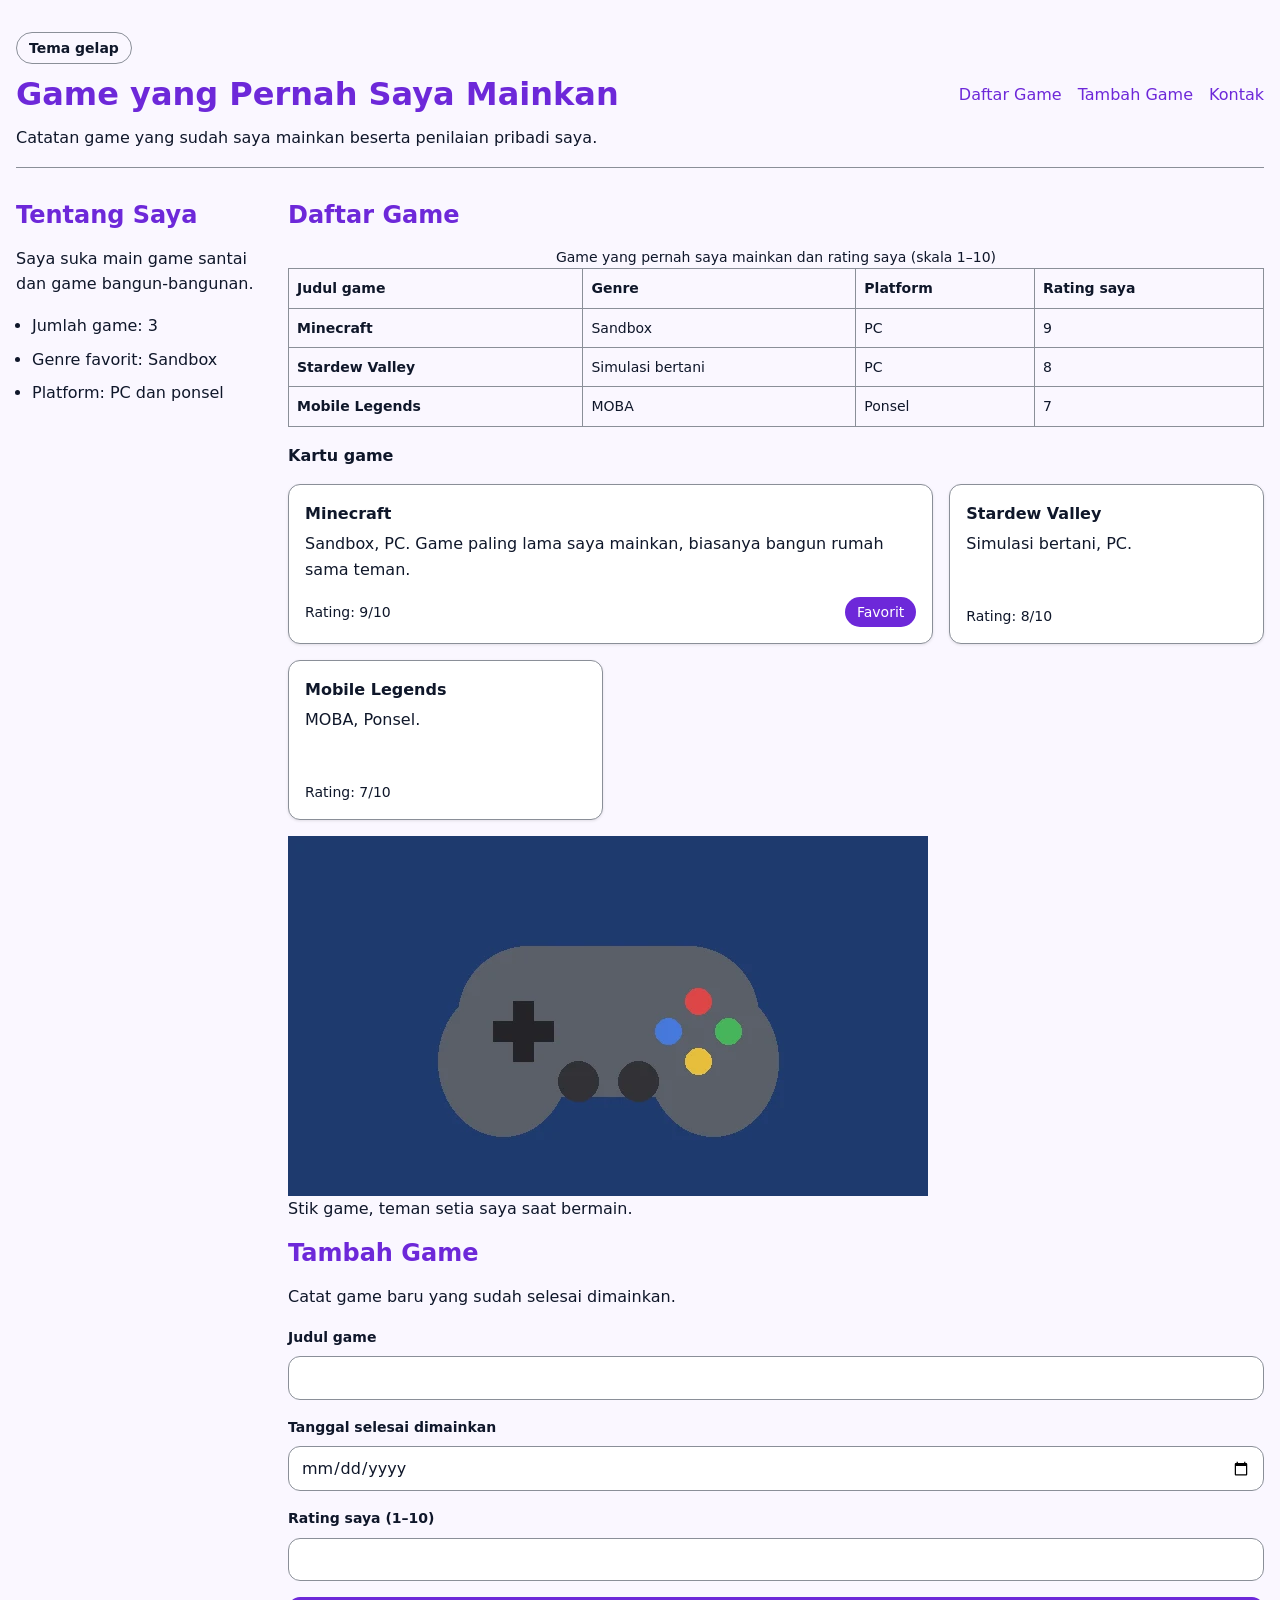
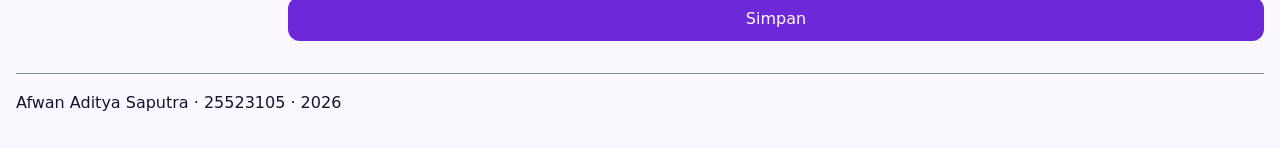
<file: worksheet-p8/profil.html>
<!DOCTYPE html>
<html lang="id">
<head>
  <meta charset="utf-8">
  <meta name="viewport" content="width=device-width, initial-scale=1.0">
  <title>Game yang Pernah Saya Mainkan</title>
  <link rel="stylesheet" href="tokens.css">
  <link rel="stylesheet" href="base.css">
  <link rel="stylesheet" href="layout.css">
  <link rel="stylesheet" href="komponen.css">
  <link rel="stylesheet" href="responsif.css">
  <link rel="stylesheet" href="tema.css">
</head>
<body>
  <div class="page">
    <header>
      <input type="checkbox" id="tema" class="pengalih-tema">
      <label for="tema" class="tombol-tema">Tema gelap</label>

      <div class="navbar">
        <h1>Game yang Pernah Saya Mainkan</h1>
        <nav aria-label="Navigasi utama">
          <ul>
            <li><a href="#daftar-game">Daftar Game</a></li>
            <li><a href="#tambah-game">Tambah Game</a></li>
            <li><a href="#kontak">Kontak</a></li>
          </ul>
        </nav>
      </div>
      <p>Catatan game yang sudah saya mainkan beserta penilaian pribadi saya.</p>
    </header>

    <main class="isi">
      <aside class="sisi" aria-label="Tentang saya">
        <h2>Tentang Saya</h2>
        <p>Saya suka main game santai dan game bangun-bangunan.</p>
        <ul class="menu-samping">
          <li>Jumlah game: 3</li>
          <li>Genre favorit: Sandbox</li>
          <li>Platform: PC dan ponsel</li>
        </ul>
      </aside>

      <section id="daftar-game" class="utama">
        <h2>Daftar Game</h2>

        <div class="table-wrap">
        <table>
          <caption>Game yang pernah saya mainkan dan rating saya (skala 1–10)</caption>
          <thead>
            <tr>
              <th scope="col">Judul game</th>
              <th scope="col">Genre</th>
              <th scope="col">Platform</th>
              <th scope="col">Rating saya</th>
            </tr>
          </thead>
          <tbody>
            <tr>
              <th scope="row">Minecraft</th>
              <td>Sandbox</td>
              <td>PC</td>
              <td>9</td>
            </tr>
            <tr>
              <th scope="row">Stardew Valley</th>
              <td>Simulasi bertani</td>
              <td>PC</td>
              <td>8</td>
            </tr>
            <tr>
              <th scope="row">Mobile Legends</th>
              <td>MOBA</td>
              <td>Ponsel</td>
              <td>7</td>
            </tr>
          </tbody>
        </table>
        </div>

        <h3>Kartu game</h3>
        <div class="galeri">
          <div class="kartu sorotan">
            <div class="kartu__isi">
              <p class="kartu__judul">Minecraft</p>
              <p>Sandbox, PC. Game paling lama saya mainkan, biasanya bangun rumah sama teman.</p>
            </div>
            <div class="kartu__kaki">
              <span>Rating: 9/10</span>
              <span class="lencana">Favorit</span>
            </div>
          </div>
          <div class="kartu">
            <div class="kartu__isi">
              <p class="kartu__judul">Stardew Valley</p>
              <p>Simulasi bertani, PC.</p>
            </div>
            <div class="kartu__kaki">
              <span>Rating: 8/10</span>
            </div>
          </div>
          <div class="kartu">
            <div class="kartu__isi">
              <p class="kartu__judul">Mobile Legends</p>
              <p>MOBA, Ponsel.</p>
            </div>
            <div class="kartu__kaki">
              <span>Rating: 7/10</span>
            </div>
          </div>
        </div>

        <figure>
          <img src="game-favorit.webp"
               alt="Ilustrasi stik game abu-abu dengan tombol arah hitam dan empat tombol berwarna merah, biru, hijau, dan kuning di atas latar biru tua"
               width="640" height="360" loading="lazy">
          <figcaption>Stik game, teman setia saya saat bermain.</figcaption>
        </figure>
      </section>

      <section id="tambah-game" class="bawah">
        <h2>Tambah Game</h2>
        <p>Catat game baru yang sudah selesai dimainkan.</p>

        <form action="/simpan" method="post">
          <div class="form-kolom">
            <label for="judul-game">Judul game</label>
            <input type="text" id="judul-game" name="judul-game"
                   required minlength="2" maxlength="60">
            <small class="pesan-galat">Judul minimal 2 huruf.</small>
          </div>
          <div class="form-kolom">
            <label for="tanggal-selesai">Tanggal selesai dimainkan</label>
            <input type="date" id="tanggal-selesai" name="tanggal-selesai" required>
            <small class="pesan-galat">Tanggal harus diisi.</small>
          </div>
          <div class="form-kolom">
            <label for="rating">Rating saya (1–10)</label>
            <input type="number" id="rating" name="rating"
                   required min="1" max="10">
            <small class="pesan-galat">Rating harus 1 sampai 10.</small>
          </div>
          <button type="submit">Simpan</button>
        </form>
      </section>
    </main>

    <footer id="kontak">
      <p>Afwan Aditya Saputra · 25523105 · <time datetime="2026">2026</time></p>
    </footer>
  </div>
  <script type="module" src="js/app.js"></script>
</body>
</html>
</file>
<file: worksheet-p10/tokens.css>
/* LAPIS 1 - primitif: nilai mentah */
:root {
  --violet-700: #6D28D9; /* warna utama saya */
  --violet-300: #C4B5FD;
  --violet-50: #FAF7FF; /* latar agak ungu */
  --gray-500: #8A8F98;
  --gray-900: #0F172A;
  --white: #FFFFFF;
  --red-700: #B00020;

  /* warna buat tema gelap */
  --dark-bg: #0F172A;
  --dark-fg: #E2E8F0;
  --dark-surface: #1E293B;
  --dark-border: #64748B;
  --dark-danger: #FF8A8A;
  --dark-focus: #FFC000;

  --space-1: 0.25rem;
  --space-2: 0.5rem;
  --space-3: 0.75rem;
  --space-4: 1rem;
  --space-6: 2rem;

  --radius-md: 0.75rem;
  --radius-full: 999px;
  --shadow-1: 0 1px 3px rgba(0, 0, 0, .10);

  --text-sm: 0.875rem;
  --text-md: 1rem;
  --text-xl: 1.5rem;
  --text-3xl: 2rem;
}

/* LAPIS 2 - semantik: perannya */
:root {
  --color-bg: var(--violet-50);
  --color-fg: var(--gray-900);
  --color-surface: var(--white);
  --color-border: var(--gray-500);
  --color-primary: var(--violet-700);
  --color-danger: var(--red-700);
  --color-focus: var(--violet-700); /* fokus ikut warna utama */

  --card-pad: var(--space-4);
  --section-gap: var(--space-6);
}
</file>
<file: worksheet-p10/base.css>
*, *::before, *::after {
  box-sizing: border-box; /* width sudah termasuk padding + border */
}

* { margin: 0; } /* hapus jarak bawaan */

img { max-width: 100%; height: auto; display: block; }

html {
  font-size: 100%;
}

body {
  font-family: system-ui, "Segoe UI", Roboto, sans-serif;
  font-size: var(--text-md);
  line-height: 1.6;
  color: var(--color-fg);
  background: var(--color-bg);
  padding: var(--space-4);
}

h1 { font-size: var(--text-3xl); line-height: 1.15; }
h2 { font-size: var(--text-xl); line-height: 1.25; }
h3 { font-size: var(--text-md); }

/* judul pakai warna utama */
h1, h2 { color: var(--color-primary); }

main p { max-width: 60ch; }
</file>
<file: worksheet-p10/layout.css>
/* kerangka halaman: 3 baris */
.page {
  display: grid;
  grid-template-rows: auto 1fr auto;
  min-height: 100dvh;
  gap: var(--space-6);
}

header {
  display: flex;
  flex-direction: column;
  gap: var(--space-3);
  padding-block: var(--space-4);
  border-bottom: 1px solid var(--color-border);
}

/* navbar: judul kiri, menu kanan */
.navbar {
  display: flex;
  gap: var(--space-4);
  align-items: center;
  justify-content: space-between;
  flex-wrap: wrap;
}

nav ul {
  display: flex;
  gap: var(--space-4);
  list-style: none;
  padding: 0;
  flex-wrap: wrap;
}

nav a {
  color: var(--color-primary);
  text-decoration: none;
}

nav a:hover { text-decoration: underline; }

/* isi: kolomnya diatur di responsif.css */
.isi {
  display: grid;
  gap: var(--space-6);
  align-items: start;
}

.sisi { grid-area: sisi; }
.utama { grid-area: utama; }
.bawah { grid-area: bawah; }

/* isi di dalam section disusun ke bawah */
.sisi, .utama, .bawah {
  display: flex;
  flex-direction: column;
  gap: var(--space-4);
  min-width: 0; /* biar isinya ga ngedorong kolom */
}

/* menu samping: arahnya kolom */
.menu-samping {
  display: flex;
  flex-direction: column;
  gap: var(--space-2);
  padding-left: var(--space-4);
}

table { width: 100%; }

footer {
  padding-block: var(--space-4);
  border-top: 1px solid var(--color-border);
  color: var(--color-fg);
  font-size: var(--text-sm);
}
</file>
<file: worksheet-p10/komponen.css>
/* form */
form {
  display: flex;
  flex-direction: column;
  gap: var(--space-4);
}

.form-kolom {
  display: flex;
  flex-direction: column;
  gap: var(--space-2);
}

label {
  font-size: var(--text-sm);
  font-weight: 600;
}

input, select, textarea {
  font: inherit;
  padding: var(--space-2) var(--space-3);
  border: 1px solid var(--color-border);
  border-radius: var(--radius-md);
  background: var(--color-surface);
  color: var(--color-fg);
}

/* warna tombol */
button {
  font: inherit;
  padding: var(--space-2) var(--space-4);
  border: 1px solid transparent;
  border-radius: var(--radius-md);
  background: var(--color-primary);
  color: var(--color-surface);
  cursor: pointer;
}

/* garis fokus pas pakai keyboard */
:focus-visible {
  outline: 2px solid var(--color-focus);
  outline-offset: 2px;
}

/* merah cuma kalau user sudah isi dan salah */
input:user-invalid {
  border-color: var(--color-danger);
  border-width: 2px;
}

.pesan-galat { display: none; color: var(--color-danger); font-size: var(--text-sm); }
.form-kolom:has(input:user-invalid) .pesan-galat { display: block; }

/* galeri kartu: kolomnya diatur di responsif.css */
.galeri {
  display: grid;
  gap: var(--space-4);
}

.kartu {
  display: flex;
  flex-direction: column;
  justify-content: space-between; /* kaki kartu di bawah */
  gap: var(--space-3);
  min-height: 10rem; /* biar tinggi kartu sama */
  background: var(--color-surface);
  border: 1px solid var(--color-border);
  border-radius: var(--radius-md);
  box-shadow: var(--shadow-1);
  padding: var(--card-pad);
}

.kartu__isi {
  display: flex;
  flex-direction: column;
  gap: var(--space-1);
  min-width: 0;
}

.kartu__judul {
  font-weight: 700;
  overflow-wrap: anywhere; /* judul panjang dibungkus */
}

.kartu__kaki {
  display: flex;
  align-items: center;
  justify-content: space-between;
  gap: var(--space-2);
  font-size: var(--text-sm);
}

.lencana {
  padding: var(--space-1) var(--space-3);
  border-radius: var(--radius-full);
  background: var(--color-primary);
  color: var(--color-surface);
}

/* kartu favorit dibuat lebar 2 kolom, cuma di layar lebar */
@media (min-width: 64rem) {
  .sorotan { grid-column: span 2; }
}

/* tabel */
table { border-collapse: collapse; font-size: var(--text-sm); } /* biar muat di hp */

th, td {
  border: 1px solid var(--color-border);
  padding: var(--space-2);
  text-align: left;
}

/* tombol tema */
.tombol-tema {
  border: 1px solid var(--color-border);
  padding: var(--space-1) var(--space-3);
  border-radius: var(--radius-full);
  cursor: pointer;
  align-self: flex-start; /* biar ga melebar */
}

.pengalih-tema:focus-visible + .tombol-tema { outline: 2px solid var(--color-focus); }

/* tanda tombol filter yang sedang dipilih */
.aktif {
  outline: 2px solid var(--color-primary);
  outline-offset: 2px;
}

/* kolom yang ditandai salah oleh JavaScript */
input[aria-invalid="true"] {
  border-color: var(--color-danger);
  border-width: 2px;
}

.form-kolom:has(input[aria-invalid="true"]) .pesan-galat { display: block; }
</file>
<file: worksheet-p10/responsif.css>
.isi {
  display: grid;
  grid-template-columns: 1fr;
  grid-template-areas:
    "sisi"
    "utama"
    "bawah";
  gap: var(--space-4);
}

.galeri {
  display: grid;
  grid-template-columns: 1fr;
  gap: var(--space-4);
}

img { max-width: 100%; height: auto; }

.table-wrap { overflow-x: auto; }

p { font-size: 1rem; line-height: 1.6; }

@media (min-width: 48rem) {
  .galeri { grid-template-columns: repeat(2, 1fr); }
}

@media (min-width: 60rem) {
  .isi {
    grid-template-columns: 16rem 1fr;
    grid-template-areas:
      "sisi utama"
      "sisi bawah";
  }
  .galeri { grid-template-columns: repeat(3, 1fr); }
}
</file>
<file: worksheet-p10/tema.css>
.pengalih-tema { position: absolute; opacity: 0; pointer-events: none; }

/* ikut pengaturan sistem */
@media (prefers-color-scheme: dark) {
  :root {
    --color-bg: var(--dark-bg);
    --color-fg: var(--dark-fg);
    --color-surface: var(--dark-surface);
    --color-border: var(--dark-border);
    --color-primary: var(--violet-300);
    --color-danger: var(--dark-danger);
    --color-focus: var(--dark-focus);
  }
}

/* pilihan manual, harus di bawah media query biar menang */
:root:has(#tema:checked) {
  --color-bg: var(--dark-bg);
  --color-fg: var(--dark-fg);
  --color-surface: var(--dark-surface);
  --color-border: var(--dark-border);
  --color-primary: var(--violet-300);
  --color-danger: var(--dark-danger);
  --color-focus: var(--dark-focus);
}
</file>
<file: worksheet-p11/tokens.css>
/* LAPIS 1 - primitif: nilai mentah */
:root {
  --violet-700: #6D28D9; /* warna utama saya */
  --violet-300: #C4B5FD;
  --violet-50: #FAF7FF; /* latar agak ungu */
  --gray-500: #8A8F98;
  --gray-900: #0F172A;
  --white: #FFFFFF;
  --red-700: #B00020;

  /* warna buat tema gelap */
  --dark-bg: #0F172A;
  --dark-fg: #E2E8F0;
  --dark-surface: #1E293B;
  --dark-border: #64748B;
  --dark-danger: #FF8A8A;
  --dark-focus: #FFC000;

  --space-1: 0.25rem;
  --space-2: 0.5rem;
  --space-3: 0.75rem;
  --space-4: 1rem;
  --space-6: 2rem;

  --radius-md: 0.75rem;
  --radius-full: 999px;
  --shadow-1: 0 1px 3px rgba(0, 0, 0, .10);

  --text-sm: 0.875rem;
  --text-md: 1rem;
  --text-xl: 1.5rem;
  --text-3xl: 2rem;
}

/* LAPIS 2 - semantik: perannya */
:root {
  --color-bg: var(--violet-50);
  --color-fg: var(--gray-900);
  --color-surface: var(--white);
  --color-border: var(--gray-500);
  --color-primary: var(--violet-700);
  --color-danger: var(--red-700);
  --color-focus: var(--violet-700); /* fokus ikut warna utama */

  --card-pad: var(--space-4);
  --section-gap: var(--space-6);
}
</file>
<file: worksheet-p11/base.css>
*, *::before, *::after {
  box-sizing: border-box; /* width sudah termasuk padding + border */
}

* { margin: 0; } /* hapus jarak bawaan */

img { max-width: 100%; height: auto; display: block; }

html {
  font-size: 100%;
}

body {
  font-family: system-ui, "Segoe UI", Roboto, sans-serif;
  font-size: var(--text-md);
  line-height: 1.6;
  color: var(--color-fg);
  background: var(--color-bg);
  padding: var(--space-4);
}

h1 { font-size: var(--text-3xl); line-height: 1.15; }
h2 { font-size: var(--text-xl); line-height: 1.25; }
h3 { font-size: var(--text-md); }

/* judul pakai warna utama */
h1, h2 { color: var(--color-primary); }

main p { max-width: 60ch; }
</file>
<file: worksheet-p11/layout.css>
/* kerangka halaman: 3 baris */
.page {
  display: grid;
  grid-template-rows: auto 1fr auto;
  min-height: 100dvh;
  gap: var(--space-6);
}

header {
  display: flex;
  flex-direction: column;
  gap: var(--space-3);
  padding-block: var(--space-4);
  border-bottom: 1px solid var(--color-border);
}

/* navbar: judul kiri, menu kanan */
.navbar {
  display: flex;
  gap: var(--space-4);
  align-items: center;
  justify-content: space-between;
  flex-wrap: wrap;
}

nav ul {
  display: flex;
  gap: var(--space-4);
  list-style: none;
  padding: 0;
  flex-wrap: wrap;
}

nav a {
  color: var(--color-primary);
  text-decoration: none;
}

nav a:hover { text-decoration: underline; }

/* isi: kolomnya diatur di responsif.css */
.isi {
  display: grid;
  gap: var(--space-6);
  align-items: start;
}

.sisi { grid-area: sisi; }
.utama { grid-area: utama; }
.bawah { grid-area: bawah; }

/* isi di dalam section disusun ke bawah */
.sisi, .utama, .bawah {
  display: flex;
  flex-direction: column;
  gap: var(--space-4);
  min-width: 0; /* biar isinya ga ngedorong kolom */
}

/* menu samping: arahnya kolom */
.menu-samping {
  display: flex;
  flex-direction: column;
  gap: var(--space-2);
  padding-left: var(--space-4);
}

table { width: 100%; }

footer {
  padding-block: var(--space-4);
  border-top: 1px solid var(--color-border);
  color: var(--color-fg);
  font-size: var(--text-sm);
}
</file>
<file: worksheet-p11/komponen.css>
/* form */
form {
  display: flex;
  flex-direction: column;
  gap: var(--space-4);
}

.form-kolom {
  display: flex;
  flex-direction: column;
  gap: var(--space-2);
}

label {
  font-size: var(--text-sm);
  font-weight: 600;
}

input, select, textarea {
  font: inherit;
  padding: var(--space-2) var(--space-3);
  border: 1px solid var(--color-border);
  border-radius: var(--radius-md);
  background: var(--color-surface);
  color: var(--color-fg);
}

/* warna tombol */
button {
  font: inherit;
  padding: var(--space-2) var(--space-4);
  border: 1px solid transparent;
  border-radius: var(--radius-md);
  background: var(--color-primary);
  color: var(--color-surface);
  cursor: pointer;
}

/* garis fokus pas pakai keyboard */
:focus-visible {
  outline: 2px solid var(--color-focus);
  outline-offset: 2px;
}

/* merah cuma kalau user sudah isi dan salah */
input:user-invalid {
  border-color: var(--color-danger);
  border-width: 2px;
}

.pesan-galat { display: none; color: var(--color-danger); font-size: var(--text-sm); }
.form-kolom:has(input:user-invalid) .pesan-galat { display: block; }

/* galeri kartu: kolomnya diatur di responsif.css */
.galeri {
  display: grid;
  gap: var(--space-4);
}

.kartu {
  display: flex;
  flex-direction: column;
  justify-content: space-between; /* kaki kartu di bawah */
  gap: var(--space-3);
  min-height: 10rem; /* biar tinggi kartu sama */
  background: var(--color-surface);
  border: 1px solid var(--color-border);
  border-radius: var(--radius-md);
  box-shadow: var(--shadow-1);
  padding: var(--card-pad);
}

.kartu__isi {
  display: flex;
  flex-direction: column;
  gap: var(--space-1);
  min-width: 0;
}

.kartu__judul {
  font-weight: 700;
  overflow-wrap: anywhere; /* judul panjang dibungkus */
}

.kartu__kaki {
  display: flex;
  align-items: center;
  justify-content: space-between;
  gap: var(--space-2);
  font-size: var(--text-sm);
}

.lencana {
  padding: var(--space-1) var(--space-3);
  border-radius: var(--radius-full);
  background: var(--color-primary);
  color: var(--color-surface);
}

/* kartu favorit dibuat lebar 2 kolom, cuma di layar lebar */
@media (min-width: 64rem) {
  .sorotan { grid-column: span 2; }
}

/* tabel */
table { border-collapse: collapse; font-size: var(--text-sm); } /* biar muat di hp */

th, td {
  border: 1px solid var(--color-border);
  padding: var(--space-2);
  text-align: left;
}

/* tombol tema */
.tombol-tema {
  border: 1px solid var(--color-border);
  padding: var(--space-1) var(--space-3);
  border-radius: var(--radius-full);
  cursor: pointer;
  align-self: flex-start; /* biar ga melebar */
}

.pengalih-tema:focus-visible + .tombol-tema { outline: 2px solid var(--color-focus); }

/* tanda tombol filter yang sedang dipilih */
.aktif {
  outline: 2px solid var(--color-primary);
  outline-offset: 2px;
}

/* kolom yang ditandai salah oleh JavaScript */
input[aria-invalid="true"] {
  border-color: var(--color-danger);
  border-width: 2px;
}

.form-kolom:has(input[aria-invalid="true"]) .pesan-galat { display: block; }
</file>
<file: worksheet-p11/responsif.css>
.isi {
  display: grid;
  grid-template-columns: 1fr;
  grid-template-areas:
    "sisi"
    "utama"
    "bawah";
  gap: var(--space-4);
}

.galeri {
  display: grid;
  grid-template-columns: 1fr;
  gap: var(--space-4);
}

img { max-width: 100%; height: auto; }

.table-wrap { overflow-x: auto; }

p { font-size: 1rem; line-height: 1.6; }

@media (min-width: 48rem) {
  .galeri { grid-template-columns: repeat(2, 1fr); }
}

@media (min-width: 60rem) {
  .isi {
    grid-template-columns: 16rem 1fr;
    grid-template-areas:
      "sisi utama"
      "sisi bawah";
  }
  .galeri { grid-template-columns: repeat(3, 1fr); }
}
</file>
<file: worksheet-p11/tema.css>
.pengalih-tema { position: absolute; opacity: 0; pointer-events: none; }

/* ikut pengaturan sistem */
@media (prefers-color-scheme: dark) {
  :root {
    --color-bg: var(--dark-bg);
    --color-fg: var(--dark-fg);
    --color-surface: var(--dark-surface);
    --color-border: var(--dark-border);
    --color-primary: var(--violet-300);
    --color-danger: var(--dark-danger);
    --color-focus: var(--dark-focus);
  }
}

/* pilihan manual, harus di bawah media query biar menang */
:root:has(#tema:checked) {
  --color-bg: var(--dark-bg);
  --color-fg: var(--dark-fg);
  --color-surface: var(--dark-surface);
  --color-border: var(--dark-border);
  --color-primary: var(--violet-300);
  --color-danger: var(--dark-danger);
  --color-focus: var(--dark-focus);
}
</file>
<file: worksheet-p4/tokens.css>
/* LAPIS 1 - primitif: nilai mentah */
:root {
  --violet-700: #6D28D9; /* warna utama saya */
  --violet-300: #C4B5FD;
  --violet-50: #FAF7FF; /* latar agak ungu */
  --gray-500: #8A8F98;
  --gray-900: #0F172A;
  --white: #FFFFFF;
  --red-700: #B00020;

  /* warna buat tema gelap */
  --dark-bg: #0F172A;
  --dark-fg: #E2E8F0;
  --dark-surface: #1E293B;
  --dark-border: #64748B;
  --dark-danger: #FF8A8A;
  --dark-focus: #FFC000;

  --space-1: 0.25rem;
  --space-2: 0.5rem;
  --space-3: 0.75rem;
  --space-4: 1rem;
  --space-6: 2rem;

  --radius-md: 0.75rem;
  --radius-full: 999px;
  --shadow-1: 0 1px 3px rgba(0, 0, 0, .10);

  --text-sm: 0.875rem;
  --text-md: 1rem;
  --text-xl: 1.5rem;
  --text-3xl: 2rem;
}

/* LAPIS 2 - semantik: perannya */
:root {
  --color-bg: var(--violet-50);
  --color-fg: var(--gray-900);
  --color-surface: var(--white);
  --color-border: var(--gray-500);
  --color-primary: var(--violet-700);
  --color-danger: var(--red-700);
  --color-focus: var(--violet-700); /* fokus ikut warna utama */

  --card-pad: var(--space-4);
  --section-gap: var(--space-6);
}
</file>
<file: worksheet-p4/base.css>
*, *::before, *::after {
  box-sizing: border-box; /* width sudah termasuk padding + border */
}

* { margin: 0; } /* hapus jarak bawaan */

img { max-width: 100%; height: auto; display: block; }

html {
  font-size: 100%;
}

body {
  font-family: system-ui, "Segoe UI", Roboto, sans-serif;
  font-size: var(--text-md);
  line-height: 1.6;
  color: var(--color-fg);
  background: var(--color-bg);
  padding: var(--space-4);
}

h1 { font-size: var(--text-3xl); line-height: 1.15; }
h2 { font-size: var(--text-xl); line-height: 1.25; }
h3 { font-size: var(--text-md); }

/* judul pakai warna utama */
h1, h2 { color: var(--color-primary); }

main p { max-width: 60ch; }
</file>
<file: worksheet-p4/layout.css>
header {
  padding-block: var(--space-4);
  border-bottom: 1px solid var(--color-border);
}

.header-baris {
  display: flex;
  align-items: center;
  justify-content: space-between; /* judul kiri, menu kanan */
  gap: var(--space-4);
  flex-wrap: wrap;
}

nav ul {
  display: flex;
  gap: var(--space-4);
  list-style: none;
  padding: 0;
  flex-wrap: wrap;
}

nav a {
  color: var(--color-primary);
  text-decoration: none;
}

nav a:hover { text-decoration: underline; }

main {
  display: flex;
  flex-direction: column;
  gap: var(--section-gap);
  padding-block: var(--space-6);
}

.katalog {
  display: flex;
  flex-wrap: wrap; /* biar kartu turun ke bawah */
  gap: var(--space-4);
}

.kartu {
  flex: 1 1 16rem;
  background: var(--color-surface);
  border: 1px solid var(--color-border);
  border-radius: var(--radius-md);
  box-shadow: var(--shadow-1);
  padding: var(--card-pad);
}

table { width: 100%; }

footer {
  margin-top: var(--space-6);
  padding-block: var(--space-4);
  border-top: 1px solid var(--color-border);
  color: var(--color-fg);
  font-size: var(--text-sm);
}
</file>
<file: worksheet-p4/komponen.css>
/* form */
form {
  display: flex;
  flex-direction: column;
  gap: var(--space-4);
}

.form-kolom {
  display: flex;
  flex-direction: column;
  gap: var(--space-2);
}

label {
  font-size: var(--text-sm);
  font-weight: 600;
}

input, select, textarea {
  font: inherit;
  padding: var(--space-2) var(--space-3);
  border: 1px solid var(--color-border);
  border-radius: var(--radius-md);
  background: var(--color-surface);
  color: var(--color-fg);
}

/* warna tombol */
button {
  font: inherit;
  padding: var(--space-2) var(--space-4);
  border: 1px solid transparent;
  border-radius: var(--radius-md);
  background: var(--color-primary);
  color: var(--color-surface);
  cursor: pointer;
}

/* garis fokus pas pakai keyboard */
:focus-visible {
  outline: 2px solid var(--color-focus);
  outline-offset: 2px;
}

/* merah cuma kalau user sudah isi dan salah */
input:user-invalid {
  border-color: var(--color-danger);
  border-width: 2px;
}

.pesan-galat { display: none; color: var(--color-danger); font-size: var(--text-sm); }
.form-kolom:has(input:user-invalid) .pesan-galat { display: block; }

/* tabel */
table { border-collapse: collapse; font-size: var(--text-sm); } /* biar muat di hp */

th, td {
  border: 1px solid var(--color-border);
  padding: var(--space-2);
  text-align: left;
}

/* tombol tema */
.tombol-tema {
  border: 1px solid var(--color-border);
  padding: var(--space-1) var(--space-3);
  border-radius: var(--radius-full);
  cursor: pointer;
}

.pengalih-tema:focus-visible + .tombol-tema { outline: 2px solid var(--color-focus); }
</file>
<file: worksheet-p4/tema.css>
.pengalih-tema { position: absolute; opacity: 0; pointer-events: none; }

/* ikut pengaturan sistem */
@media (prefers-color-scheme: dark) {
  :root {
    --color-bg: var(--dark-bg);
    --color-fg: var(--dark-fg);
    --color-surface: var(--dark-surface);
    --color-border: var(--dark-border);
    --color-primary: var(--violet-300);
    --color-danger: var(--dark-danger);
    --color-focus: var(--dark-focus);
  }
}

/* pilihan manual, harus di bawah media query biar menang */
:root:has(#tema:checked) {
  --color-bg: var(--dark-bg);
  --color-fg: var(--dark-fg);
  --color-surface: var(--dark-surface);
  --color-border: var(--dark-border);
  --color-primary: var(--violet-300);
  --color-danger: var(--dark-danger);
  --color-focus: var(--dark-focus);
}
</file>
<file: worksheet-p5/tokens.css>
/* LAPIS 1 - primitif: nilai mentah */
:root {
  --violet-700: #6D28D9; /* warna utama saya */
  --violet-300: #C4B5FD;
  --violet-50: #FAF7FF; /* latar agak ungu */
  --gray-500: #8A8F98;
  --gray-900: #0F172A;
  --white: #FFFFFF;
  --red-700: #B00020;

  /* warna buat tema gelap */
  --dark-bg: #0F172A;
  --dark-fg: #E2E8F0;
  --dark-surface: #1E293B;
  --dark-border: #64748B;
  --dark-danger: #FF8A8A;
  --dark-focus: #FFC000;

  --space-1: 0.25rem;
  --space-2: 0.5rem;
  --space-3: 0.75rem;
  --space-4: 1rem;
  --space-6: 2rem;

  --radius-md: 0.75rem;
  --radius-full: 999px;
  --shadow-1: 0 1px 3px rgba(0, 0, 0, .10);

  --text-sm: 0.875rem;
  --text-md: 1rem;
  --text-xl: 1.5rem;
  --text-3xl: 2rem;
}

/* LAPIS 2 - semantik: perannya */
:root {
  --color-bg: var(--violet-50);
  --color-fg: var(--gray-900);
  --color-surface: var(--white);
  --color-border: var(--gray-500);
  --color-primary: var(--violet-700);
  --color-danger: var(--red-700);
  --color-focus: var(--violet-700); /* fokus ikut warna utama */

  --card-pad: var(--space-4);
  --section-gap: var(--space-6);
}
</file>
<file: worksheet-p5/base.css>
*, *::before, *::after {
  box-sizing: border-box; /* width sudah termasuk padding + border */
}

* { margin: 0; } /* hapus jarak bawaan */

img { max-width: 100%; height: auto; display: block; }

html {
  font-size: 100%;
}

body {
  font-family: system-ui, "Segoe UI", Roboto, sans-serif;
  font-size: var(--text-md);
  line-height: 1.6;
  color: var(--color-fg);
  background: var(--color-bg);
  padding: var(--space-4);
}

h1 { font-size: var(--text-3xl); line-height: 1.15; }
h2 { font-size: var(--text-xl); line-height: 1.25; }
h3 { font-size: var(--text-md); }

/* judul pakai warna utama */
h1, h2 { color: var(--color-primary); }

main p { max-width: 60ch; }
</file>
<file: worksheet-p5/layout.css>
/* kerangka halaman: 3 baris */
.page {
  display: grid;
  grid-template-rows: auto 1fr auto;
  min-height: 100dvh;
  gap: var(--space-6);
}

header {
  display: flex;
  flex-direction: column;
  gap: var(--space-3);
  padding-block: var(--space-4);
  border-bottom: 1px solid var(--color-border);
}

.navbar {
  display: flex;
  gap: var(--space-4);
  align-items: center;
  justify-content: space-between;
  flex-wrap: wrap;
}

nav ul {
  display: flex;
  gap: var(--space-4);
  list-style: none;
  padding: 0;
  flex-wrap: wrap;
}

nav a {
  color: var(--color-primary);
  text-decoration: none;
}

nav a:hover { text-decoration: underline; }

/* isi: sidebar + konten, pakai area bernama */
.isi {
  display: grid;
  grid-template-columns: 16rem 1fr;
  grid-template-areas:
    "sisi utama"
    "sisi bawah";
  gap: var(--space-6);
  align-items: start;
}

.sisi { grid-area: sisi; }
.utama { grid-area: utama; }
.bawah { grid-area: bawah; }

/* isi di dalam section disusun ke bawah */
.sisi, .utama, .bawah {
  display: flex;
  flex-direction: column;
  gap: var(--space-4);
  min-width: 0; /* biar isinya ga ngedorong kolom */
}

/* menu samping: arahnya kolom */
.menu-samping {
  display: flex;
  flex-direction: column;
  gap: var(--space-2);
  padding-left: var(--space-4);
}

table { width: 100%; }

footer {
  padding-block: var(--space-4);
  border-top: 1px solid var(--color-border);
  color: var(--color-fg);
  font-size: var(--text-sm);
}

/* hp: sidebar turun ke atas konten */
@media (max-width: 48rem) {
  .isi {
    grid-template-columns: 1fr;
    grid-template-areas:
      "sisi"
      "utama"
      "bawah";
  }
}
</file>
<file: worksheet-p5/komponen.css>
/* form */
form {
  display: flex;
  flex-direction: column;
  gap: var(--space-4);
}

.form-kolom {
  display: flex;
  flex-direction: column;
  gap: var(--space-2);
}

label {
  font-size: var(--text-sm);
  font-weight: 600;
}

input, select, textarea {
  font: inherit;
  padding: var(--space-2) var(--space-3);
  border: 1px solid var(--color-border);
  border-radius: var(--radius-md);
  background: var(--color-surface);
  color: var(--color-fg);
}

/* warna tombol */
button {
  font: inherit;
  padding: var(--space-2) var(--space-4);
  border: 1px solid transparent;
  border-radius: var(--radius-md);
  background: var(--color-primary);
  color: var(--color-surface);
  cursor: pointer;
}

/* garis fokus pas pakai keyboard */
:focus-visible {
  outline: 2px solid var(--color-focus);
  outline-offset: 2px;
}

/* merah cuma kalau user sudah isi dan salah */
input:user-invalid {
  border-color: var(--color-danger);
  border-width: 2px;
}

.pesan-galat { display: none; color: var(--color-danger); font-size: var(--text-sm); }
.form-kolom:has(input:user-invalid) .pesan-galat { display: block; }

/* galeri kartu: jumlah kolom ngikut lebar layar */
.galeri {
  display: grid;
  grid-template-columns: repeat(auto-fit, minmax(16rem, 1fr));
  gap: var(--space-4);
}

.kartu {
  display: flex;
  flex-direction: column;
  justify-content: space-between; /* kaki kartu di bawah */
  gap: var(--space-3);
  min-height: 10rem; /* biar tinggi kartu sama */
  background: var(--color-surface);
  border: 1px solid var(--color-border);
  border-radius: var(--radius-md);
  box-shadow: var(--shadow-1);
  padding: var(--card-pad);
}

.kartu__isi {
  display: flex;
  flex-direction: column;
  gap: var(--space-1);
  min-width: 0;
}

.kartu__judul {
  font-weight: 700;
  overflow-wrap: anywhere; /* judul panjang dibungkus */
}

.kartu__kaki {
  display: flex;
  align-items: center;
  justify-content: space-between;
  gap: var(--space-2);
  font-size: var(--text-sm);
}

.lencana {
  padding: var(--space-1) var(--space-3);
  border-radius: var(--radius-full);
  background: var(--color-primary);
  color: var(--color-surface);
}

/* kartu favorit dibuat lebar 2 kolom, cuma di layar lebar */
@media (min-width: 64rem) {
  .sorotan { grid-column: span 2; }
}

/* tabel */
table { border-collapse: collapse; font-size: var(--text-sm); } /* biar muat di hp */

th, td {
  border: 1px solid var(--color-border);
  padding: var(--space-2);
  text-align: left;
}

/* tombol tema */
.tombol-tema {
  border: 1px solid var(--color-border);
  padding: var(--space-1) var(--space-3);
  border-radius: var(--radius-full);
  cursor: pointer;
  align-self: flex-start; /* biar ga melebar */
}

.pengalih-tema:focus-visible + .tombol-tema { outline: 2px solid var(--color-focus); }
</file>
<file: worksheet-p5/tema.css>
.pengalih-tema { position: absolute; opacity: 0; pointer-events: none; }

/* ikut pengaturan sistem */
@media (prefers-color-scheme: dark) {
  :root {
    --color-bg: var(--dark-bg);
    --color-fg: var(--dark-fg);
    --color-surface: var(--dark-surface);
    --color-border: var(--dark-border);
    --color-primary: var(--violet-300);
    --color-danger: var(--dark-danger);
    --color-focus: var(--dark-focus);
  }
}

/* pilihan manual, harus di bawah media query biar menang */
:root:has(#tema:checked) {
  --color-bg: var(--dark-bg);
  --color-fg: var(--dark-fg);
  --color-surface: var(--dark-surface);
  --color-border: var(--dark-border);
  --color-primary: var(--violet-300);
  --color-danger: var(--dark-danger);
  --color-focus: var(--dark-focus);
}
</file>
<file: worksheet-p6/tokens.css>
/* LAPIS 1 - primitif: nilai mentah */
:root {
  --violet-700: #6D28D9; /* warna utama saya */
  --violet-300: #C4B5FD;
  --violet-50: #FAF7FF; /* latar agak ungu */
  --gray-500: #8A8F98;
  --gray-900: #0F172A;
  --white: #FFFFFF;
  --red-700: #B00020;

  /* warna buat tema gelap */
  --dark-bg: #0F172A;
  --dark-fg: #E2E8F0;
  --dark-surface: #1E293B;
  --dark-border: #64748B;
  --dark-danger: #FF8A8A;
  --dark-focus: #FFC000;

  --space-1: 0.25rem;
  --space-2: 0.5rem;
  --space-3: 0.75rem;
  --space-4: 1rem;
  --space-6: 2rem;

  --radius-md: 0.75rem;
  --radius-full: 999px;
  --shadow-1: 0 1px 3px rgba(0, 0, 0, .10);

  --text-sm: 0.875rem;
  --text-md: 1rem;
  --text-xl: 1.5rem;
  --text-3xl: 2rem;
}

/* LAPIS 2 - semantik: perannya */
:root {
  --color-bg: var(--violet-50);
  --color-fg: var(--gray-900);
  --color-surface: var(--white);
  --color-border: var(--gray-500);
  --color-primary: var(--violet-700);
  --color-danger: var(--red-700);
  --color-focus: var(--violet-700); /* fokus ikut warna utama */

  --card-pad: var(--space-4);
  --section-gap: var(--space-6);
}
</file>
<file: worksheet-p6/base.css>
*, *::before, *::after {
  box-sizing: border-box; /* width sudah termasuk padding + border */
}

* { margin: 0; } /* hapus jarak bawaan */

img { max-width: 100%; height: auto; display: block; }

html {
  font-size: 100%;
}

body {
  font-family: system-ui, "Segoe UI", Roboto, sans-serif;
  font-size: var(--text-md);
  line-height: 1.6;
  color: var(--color-fg);
  background: var(--color-bg);
  padding: var(--space-4);
}

h1 { font-size: var(--text-3xl); line-height: 1.15; }
h2 { font-size: var(--text-xl); line-height: 1.25; }
h3 { font-size: var(--text-md); }

/* judul pakai warna utama */
h1, h2 { color: var(--color-primary); }

main p { max-width: 60ch; }
</file>
<file: worksheet-p6/layout.css>
/* kerangka halaman: 3 baris */
.page {
  display: grid;
  grid-template-rows: auto 1fr auto;
  min-height: 100dvh;
  gap: var(--space-6);
}

header {
  display: flex;
  flex-direction: column;
  gap: var(--space-3);
  padding-block: var(--space-4);
  border-bottom: 1px solid var(--color-border);
}

/* navbar: judul kiri, menu kanan */
.navbar {
  display: flex;
  gap: var(--space-4);
  align-items: center;
  justify-content: space-between;
  flex-wrap: wrap;
}

nav ul {
  display: flex;
  gap: var(--space-4);
  list-style: none;
  padding: 0;
  flex-wrap: wrap;
}

nav a {
  color: var(--color-primary);
  text-decoration: none;
}

nav a:hover { text-decoration: underline; }

/* isi: kolomnya diatur di responsif.css */
.isi {
  display: grid;
  gap: var(--space-6);
  align-items: start;
}

.sisi { grid-area: sisi; }
.utama { grid-area: utama; }
.bawah { grid-area: bawah; }

/* isi di dalam section disusun ke bawah */
.sisi, .utama, .bawah {
  display: flex;
  flex-direction: column;
  gap: var(--space-4);
  min-width: 0; /* biar isinya ga ngedorong kolom */
}

/* menu samping: arahnya kolom */
.menu-samping {
  display: flex;
  flex-direction: column;
  gap: var(--space-2);
  padding-left: var(--space-4);
}

table { width: 100%; }

footer {
  padding-block: var(--space-4);
  border-top: 1px solid var(--color-border);
  color: var(--color-fg);
  font-size: var(--text-sm);
}
</file>
<file: worksheet-p6/komponen.css>
/* form */
form {
  display: flex;
  flex-direction: column;
  gap: var(--space-4);
}

.form-kolom {
  display: flex;
  flex-direction: column;
  gap: var(--space-2);
}

label {
  font-size: var(--text-sm);
  font-weight: 600;
}

input, select, textarea {
  font: inherit;
  padding: var(--space-2) var(--space-3);
  border: 1px solid var(--color-border);
  border-radius: var(--radius-md);
  background: var(--color-surface);
  color: var(--color-fg);
}

/* warna tombol */
button {
  font: inherit;
  padding: var(--space-2) var(--space-4);
  border: 1px solid transparent;
  border-radius: var(--radius-md);
  background: var(--color-primary);
  color: var(--color-surface);
  cursor: pointer;
}

/* garis fokus pas pakai keyboard */
:focus-visible {
  outline: 2px solid var(--color-focus);
  outline-offset: 2px;
}

/* merah cuma kalau user sudah isi dan salah */
input:user-invalid {
  border-color: var(--color-danger);
  border-width: 2px;
}

.pesan-galat { display: none; color: var(--color-danger); font-size: var(--text-sm); }
.form-kolom:has(input:user-invalid) .pesan-galat { display: block; }

/* galeri kartu: kolomnya diatur di responsif.css */
.galeri {
  display: grid;
  gap: var(--space-4);
}

.kartu {
  display: flex;
  flex-direction: column;
  justify-content: space-between; /* kaki kartu di bawah */
  gap: var(--space-3);
  min-height: 10rem; /* biar tinggi kartu sama */
  background: var(--color-surface);
  border: 1px solid var(--color-border);
  border-radius: var(--radius-md);
  box-shadow: var(--shadow-1);
  padding: var(--card-pad);
}

.kartu__isi {
  display: flex;
  flex-direction: column;
  gap: var(--space-1);
  min-width: 0;
}

.kartu__judul {
  font-weight: 700;
  overflow-wrap: anywhere; /* judul panjang dibungkus */
}

.kartu__kaki {
  display: flex;
  align-items: center;
  justify-content: space-between;
  gap: var(--space-2);
  font-size: var(--text-sm);
}

.lencana {
  padding: var(--space-1) var(--space-3);
  border-radius: var(--radius-full);
  background: var(--color-primary);
  color: var(--color-surface);
}

/* kartu favorit dibuat lebar 2 kolom, cuma di layar lebar */
@media (min-width: 64rem) {
  .sorotan { grid-column: span 2; }
}

/* tabel */
table { border-collapse: collapse; font-size: var(--text-sm); } /* biar muat di hp */

th, td {
  border: 1px solid var(--color-border);
  padding: var(--space-2);
  text-align: left;
}

/* tombol tema */
.tombol-tema {
  border: 1px solid var(--color-border);
  padding: var(--space-1) var(--space-3);
  border-radius: var(--radius-full);
  cursor: pointer;
  align-self: flex-start; /* biar ga melebar */
}

.pengalih-tema:focus-visible + .tombol-tema { outline: 2px solid var(--color-focus); }
</file>
<file: worksheet-p6/responsif.css>
.isi {
  display: grid;
  grid-template-columns: 1fr;
  grid-template-areas:
    "sisi"
    "utama"
    "bawah";
  gap: var(--space-4);
}

.galeri {
  display: grid;
  grid-template-columns: 1fr;
  gap: var(--space-4);
}

img { max-width: 100%; height: auto; }

.table-wrap { overflow-x: auto; }

p { font-size: 1rem; line-height: 1.6; }

@media (min-width: 48rem) {
  .galeri { grid-template-columns: repeat(2, 1fr); }
}

@media (min-width: 60rem) {
  .isi {
    grid-template-columns: 16rem 1fr;
    grid-template-areas:
      "sisi utama"
      "sisi bawah";
  }
  .galeri { grid-template-columns: repeat(3, 1fr); }
}
</file>
<file: worksheet-p6/tema.css>
.pengalih-tema { position: absolute; opacity: 0; pointer-events: none; }

/* ikut pengaturan sistem */
@media (prefers-color-scheme: dark) {
  :root {
    --color-bg: var(--dark-bg);
    --color-fg: var(--dark-fg);
    --color-surface: var(--dark-surface);
    --color-border: var(--dark-border);
    --color-primary: var(--violet-300);
    --color-danger: var(--dark-danger);
    --color-focus: var(--dark-focus);
  }
}

/* pilihan manual, harus di bawah media query biar menang */
:root:has(#tema:checked) {
  --color-bg: var(--dark-bg);
  --color-fg: var(--dark-fg);
  --color-surface: var(--dark-surface);
  --color-border: var(--dark-border);
  --color-primary: var(--violet-300);
  --color-danger: var(--dark-danger);
  --color-focus: var(--dark-focus);
}
</file>
<file: worksheet-p8/tokens.css>
/* LAPIS 1 - primitif: nilai mentah */
:root {
  --violet-700: #6D28D9; /* warna utama saya */
  --violet-300: #C4B5FD;
  --violet-50: #FAF7FF; /* latar agak ungu */
  --gray-500: #8A8F98;
  --gray-900: #0F172A;
  --white: #FFFFFF;
  --red-700: #B00020;

  /* warna buat tema gelap */
  --dark-bg: #0F172A;
  --dark-fg: #E2E8F0;
  --dark-surface: #1E293B;
  --dark-border: #64748B;
  --dark-danger: #FF8A8A;
  --dark-focus: #FFC000;

  --space-1: 0.25rem;
  --space-2: 0.5rem;
  --space-3: 0.75rem;
  --space-4: 1rem;
  --space-6: 2rem;

  --radius-md: 0.75rem;
  --radius-full: 999px;
  --shadow-1: 0 1px 3px rgba(0, 0, 0, .10);

  --text-sm: 0.875rem;
  --text-md: 1rem;
  --text-xl: 1.5rem;
  --text-3xl: 2rem;
}

/* LAPIS 2 - semantik: perannya */
:root {
  --color-bg: var(--violet-50);
  --color-fg: var(--gray-900);
  --color-surface: var(--white);
  --color-border: var(--gray-500);
  --color-primary: var(--violet-700);
  --color-danger: var(--red-700);
  --color-focus: var(--violet-700); /* fokus ikut warna utama */

  --card-pad: var(--space-4);
  --section-gap: var(--space-6);
}
</file>
<file: worksheet-p8/base.css>
*, *::before, *::after {
  box-sizing: border-box; /* width sudah termasuk padding + border */
}

* { margin: 0; } /* hapus jarak bawaan */

img { max-width: 100%; height: auto; display: block; }

html {
  font-size: 100%;
}

body {
  font-family: system-ui, "Segoe UI", Roboto, sans-serif;
  font-size: var(--text-md);
  line-height: 1.6;
  color: var(--color-fg);
  background: var(--color-bg);
  padding: var(--space-4);
}

h1 { font-size: var(--text-3xl); line-height: 1.15; }
h2 { font-size: var(--text-xl); line-height: 1.25; }
h3 { font-size: var(--text-md); }

/* judul pakai warna utama */
h1, h2 { color: var(--color-primary); }

main p { max-width: 60ch; }
</file>
<file: worksheet-p8/layout.css>
/* kerangka halaman: 3 baris */
.page {
  display: grid;
  grid-template-rows: auto 1fr auto;
  min-height: 100dvh;
  gap: var(--space-6);
}

header {
  display: flex;
  flex-direction: column;
  gap: var(--space-3);
  padding-block: var(--space-4);
  border-bottom: 1px solid var(--color-border);
}

/* navbar: judul kiri, menu kanan */
.navbar {
  display: flex;
  gap: var(--space-4);
  align-items: center;
  justify-content: space-between;
  flex-wrap: wrap;
}

nav ul {
  display: flex;
  gap: var(--space-4);
  list-style: none;
  padding: 0;
  flex-wrap: wrap;
}

nav a {
  color: var(--color-primary);
  text-decoration: none;
}

nav a:hover { text-decoration: underline; }

/* isi: kolomnya diatur di responsif.css */
.isi {
  display: grid;
  gap: var(--space-6);
  align-items: start;
}

.sisi { grid-area: sisi; }
.utama { grid-area: utama; }
.bawah { grid-area: bawah; }

/* isi di dalam section disusun ke bawah */
.sisi, .utama, .bawah {
  display: flex;
  flex-direction: column;
  gap: var(--space-4);
  min-width: 0; /* biar isinya ga ngedorong kolom */
}

/* menu samping: arahnya kolom */
.menu-samping {
  display: flex;
  flex-direction: column;
  gap: var(--space-2);
  padding-left: var(--space-4);
}

table { width: 100%; }

footer {
  padding-block: var(--space-4);
  border-top: 1px solid var(--color-border);
  color: var(--color-fg);
  font-size: var(--text-sm);
}
</file>
<file: worksheet-p8/komponen.css>
/* form */
form {
  display: flex;
  flex-direction: column;
  gap: var(--space-4);
}

.form-kolom {
  display: flex;
  flex-direction: column;
  gap: var(--space-2);
}

label {
  font-size: var(--text-sm);
  font-weight: 600;
}

input, select, textarea {
  font: inherit;
  padding: var(--space-2) var(--space-3);
  border: 1px solid var(--color-border);
  border-radius: var(--radius-md);
  background: var(--color-surface);
  color: var(--color-fg);
}

/* warna tombol */
button {
  font: inherit;
  padding: var(--space-2) var(--space-4);
  border: 1px solid transparent;
  border-radius: var(--radius-md);
  background: var(--color-primary);
  color: var(--color-surface);
  cursor: pointer;
}

/* garis fokus pas pakai keyboard */
:focus-visible {
  outline: 2px solid var(--color-focus);
  outline-offset: 2px;
}

/* merah cuma kalau user sudah isi dan salah */
input:user-invalid {
  border-color: var(--color-danger);
  border-width: 2px;
}

.pesan-galat { display: none; color: var(--color-danger); font-size: var(--text-sm); }
.form-kolom:has(input:user-invalid) .pesan-galat { display: block; }

/* galeri kartu: kolomnya diatur di responsif.css */
.galeri {
  display: grid;
  gap: var(--space-4);
}

.kartu {
  display: flex;
  flex-direction: column;
  justify-content: space-between; /* kaki kartu di bawah */
  gap: var(--space-3);
  min-height: 10rem; /* biar tinggi kartu sama */
  background: var(--color-surface);
  border: 1px solid var(--color-border);
  border-radius: var(--radius-md);
  box-shadow: var(--shadow-1);
  padding: var(--card-pad);
}

.kartu__isi {
  display: flex;
  flex-direction: column;
  gap: var(--space-1);
  min-width: 0;
}

.kartu__judul {
  font-weight: 700;
  overflow-wrap: anywhere; /* judul panjang dibungkus */
}

.kartu__kaki {
  display: flex;
  align-items: center;
  justify-content: space-between;
  gap: var(--space-2);
  font-size: var(--text-sm);
}

.lencana {
  padding: var(--space-1) var(--space-3);
  border-radius: var(--radius-full);
  background: var(--color-primary);
  color: var(--color-surface);
}

/* kartu favorit dibuat lebar 2 kolom, cuma di layar lebar */
@media (min-width: 64rem) {
  .sorotan { grid-column: span 2; }
}

/* tabel */
table { border-collapse: collapse; font-size: var(--text-sm); } /* biar muat di hp */

th, td {
  border: 1px solid var(--color-border);
  padding: var(--space-2);
  text-align: left;
}

/* tombol tema */
.tombol-tema {
  border: 1px solid var(--color-border);
  padding: var(--space-1) var(--space-3);
  border-radius: var(--radius-full);
  cursor: pointer;
  align-self: flex-start; /* biar ga melebar */
}

.pengalih-tema:focus-visible + .tombol-tema { outline: 2px solid var(--color-focus); }
</file>
<file: worksheet-p8/responsif.css>
.isi {
  display: grid;
  grid-template-columns: 1fr;
  grid-template-areas:
    "sisi"
    "utama"
    "bawah";
  gap: var(--space-4);
}

.galeri {
  display: grid;
  grid-template-columns: 1fr;
  gap: var(--space-4);
}

img { max-width: 100%; height: auto; }

.table-wrap { overflow-x: auto; }

p { font-size: 1rem; line-height: 1.6; }

@media (min-width: 48rem) {
  .galeri { grid-template-columns: repeat(2, 1fr); }
}

@media (min-width: 60rem) {
  .isi {
    grid-template-columns: 16rem 1fr;
    grid-template-areas:
      "sisi utama"
      "sisi bawah";
  }
  .galeri { grid-template-columns: repeat(3, 1fr); }
}
</file>
<file: worksheet-p8/tema.css>
.pengalih-tema { position: absolute; opacity: 0; pointer-events: none; }

/* ikut pengaturan sistem */
@media (prefers-color-scheme: dark) {
  :root {
    --color-bg: var(--dark-bg);
    --color-fg: var(--dark-fg);
    --color-surface: var(--dark-surface);
    --color-border: var(--dark-border);
    --color-primary: var(--violet-300);
    --color-danger: var(--dark-danger);
    --color-focus: var(--dark-focus);
  }
}

/* pilihan manual, harus di bawah media query biar menang */
:root:has(#tema:checked) {
  --color-bg: var(--dark-bg);
  --color-fg: var(--dark-fg);
  --color-surface: var(--dark-surface);
  --color-border: var(--dark-border);
  --color-primary: var(--violet-300);
  --color-danger: var(--dark-danger);
  --color-focus: var(--dark-focus);
}
</file>
